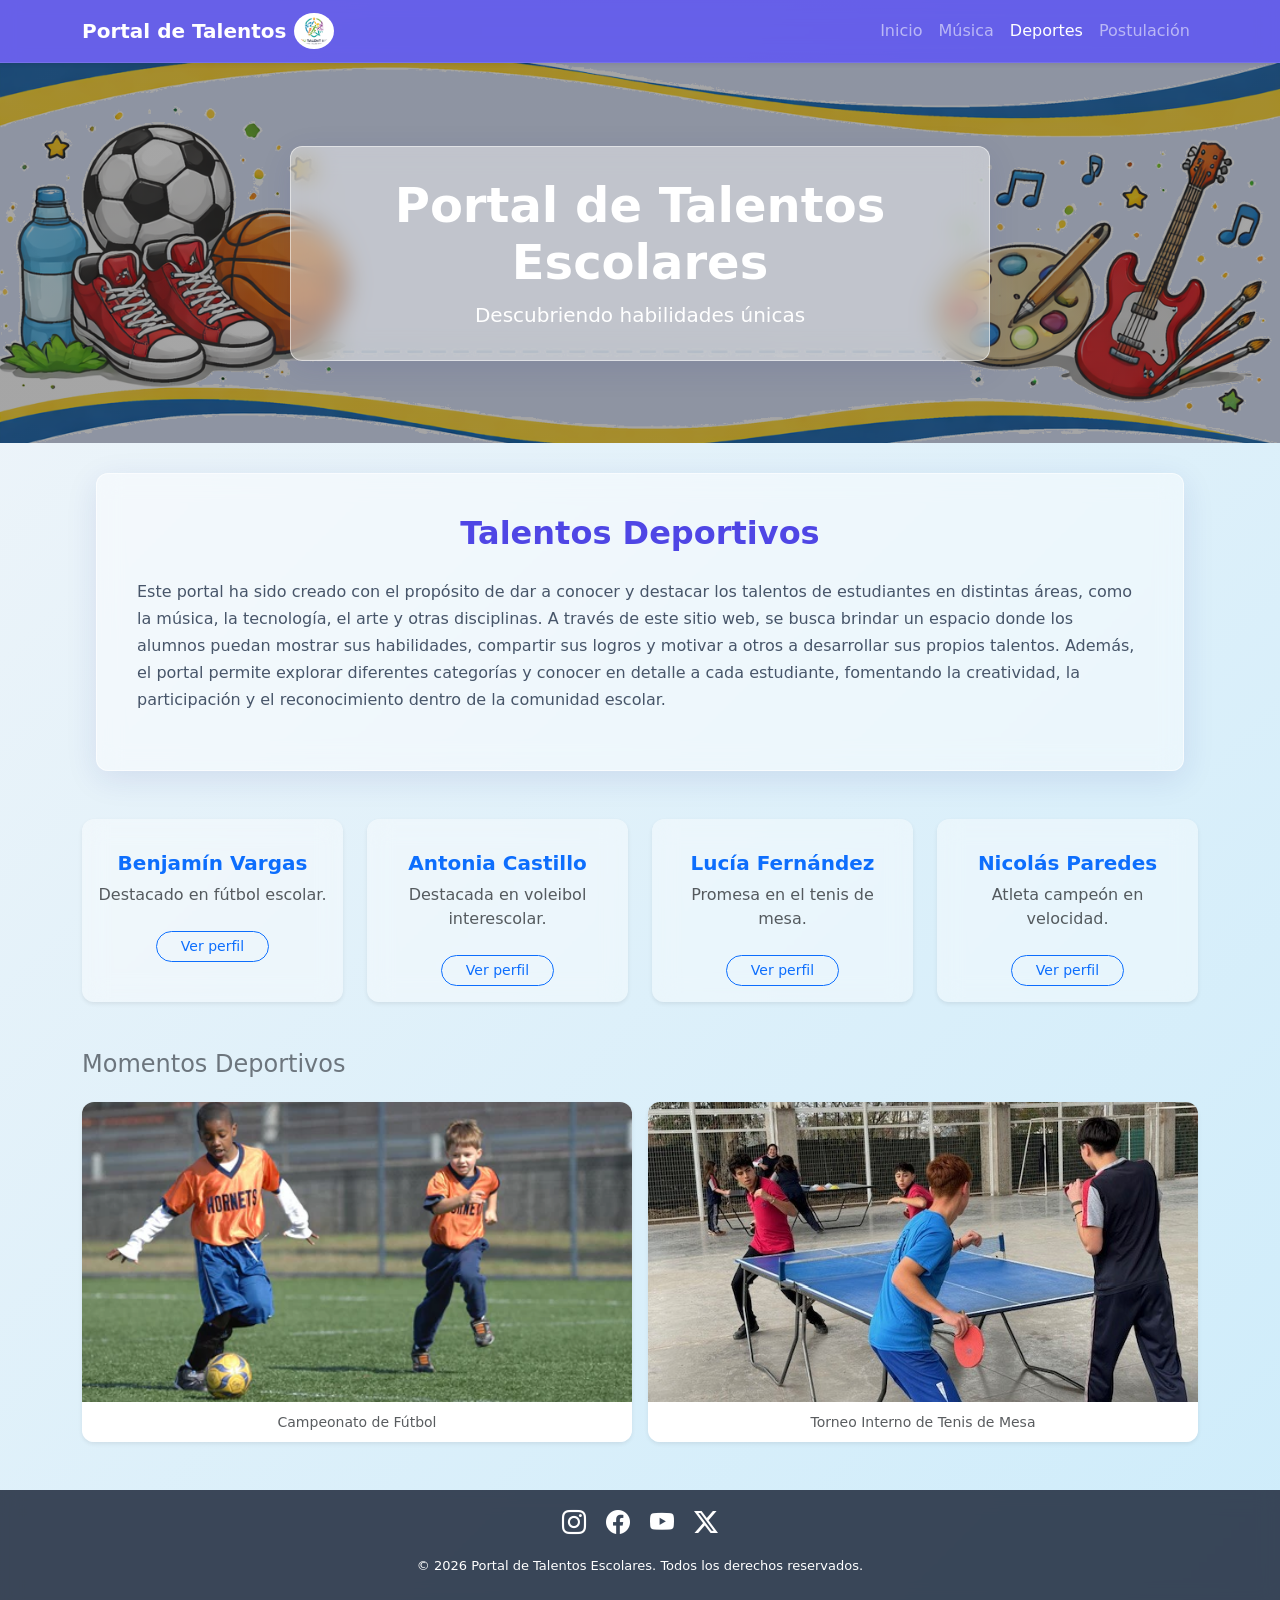
<file: html/Deportes.html>
﻿<!DOCTYPE html>
<html lang="es">

<head>
  <link rel="icon" type="image/x-icon" href="../img/icono.ico">
  <meta charset="UTF-8">
  <meta name="viewport" content="width=device-width, initial-scale=1.0">
  <meta name="author" content="Germán Aravena">
  <meta name="description" content="Página que muestra los talentos escolares de los estudiantes del colegio.">
  <title>Portal de Talentos Escolares</title>
    <link rel="stylesheet" href="https://cdn.jsdelivr.net/npm/bootstrap-icons@1.11.3/font/bootstrap-icons.min.css">
  <!-- Tipografía de Google Fonts (Inter) -->
    <link href="https://fonts.googleapis.com/css2?family=Inter:wght@400;600;700&display=swap" rel="stylesheet">
    <link rel="stylesheet" href="../css/style.css">
  <link rel="stylesheet" href="../css/styleBootstrap.css">
  <link href="https://cdn.jsdelivr.net/npm/bootstrap@5.3.8/dist/css/bootstrap.min.css" rel="stylesheet"
    integrity="sha384-sRIl4kxILFvY47J16cr9ZwB07vP4J8+LH7qKQnuqkuIAvNWLzeN8tE5YBujZqJLB" crossorigin="anonymous">
  <script src="https://cdn.jsdelivr.net/npm/bootstrap@5.3.8/dist/js/bootstrap.bundle.min.js"
    integrity="sha384-FKyoEForCGlyvwx9Hj09JcYn3nv7wiPVlz7YYwJrWVcXK/BmnVDxM+D2scQbITxI"
    crossorigin="anonymous"></script>
</head>


<body>

  <header>
    <nav class="navbar navbar-expand-lg navbar-dark glass-nav shadow-sm">
      <div class="container">
        <a class="navbar-brand fw-bold d-flex align-items-center" href="../index.html">
          Portal de Talentos
          <img src="../img/logo.png" alt="Logo" width="40" class="ms-2 rounded-circle bg-white p-1">
        </a>
        <button class="navbar-toggler" type="button" data-bs-toggle="collapse" data-bs-target="#menuPrincipal">
          <span class="navbar-toggler-icon"></span>
        </button>

        <div class="collapse navbar-collapse" id="menuPrincipal">
          <ul class="navbar-nav ms-auto">
            <li class="nav-item"><a class="nav-link" href="../index.html">Inicio</a></li>
            <li class="nav-item"><a class="nav-link" href="../html/Musica.html">Música</a></li>
            <li class="nav-item"><a class="nav-link active" href="../html/Deportes.html">Deportes</a></li>
            <li class="nav-item"><a class="nav-link" href="../html/FormularioPostulacion.html">Postulación</a></li>
          </ul>
        </div>
      </div>
    </nav>

    <section class="hero-banner text-white text-center d-flex align-items-center">
      <div class="container">
        <div class="hero-box mx-auto">
          <h1 class="display-5 fw-bold">Portal de Talentos Escolares</h1>
          <p class="lead mb-0">Descubriendo habilidades únicas</p>
        </div>
      </div>
    </section>
  </header>


  <section class="contenido-principal">
    <h3>Talentos Deportivos</h3>
    <div>
      <p>Este portal ha sido creado con el propósito de dar a conocer y destacar los talentos de estudiantes en
        distintas áreas, como la música, la tecnología, el arte y otras disciplinas. A través de este sitio web, se
        busca brindar un espacio donde los alumnos puedan mostrar sus habilidades, compartir sus logros y motivar a
        otros a desarrollar sus propios talentos. Además, el portal permite explorar diferentes categorías y conocer en
        detalle a cada estudiante, fomentando la creatividad, la participación y el reconocimiento dentro de la
        comunidad escolar.</p>
    </div>
  </section>

  <div class="container my-5">
    <div class="row g-4">
      <div class="col-md-3">
        <div class="card h-100 shadow-sm border-0">
          <div class="card-body text-center mt-3">
            <h5 class="card-title fw-bold text-primary">Benjamín Vargas</h5>
            <p class="card-text text-muted mb-4">Destacado en fútbol escolar.</p>
            <a href="../html/Talentos/BenjaminVargas.html" class="btn btn-outline-primary btn-sm px-4 rounded-pill">Ver perfil</a>
          </div>
        </div>
      </div>
      
      <div class="col-md-3">
        <div class="card h-100 shadow-sm border-0">
          <div class="card-body text-center mt-3">
            <h5 class="card-title fw-bold text-primary">Antonia Castillo</h5>
            <p class="card-text text-muted mb-4">Destacada en voleibol interescolar.</p>
            <a href="../html/Talentos/AntoniaCastillo.html" class="btn btn-outline-primary btn-sm px-4 rounded-pill">Ver perfil</a>
          </div>
        </div>
      </div>
      
      <div class="col-md-3">
        <div class="card h-100 shadow-sm border-0">
          <div class="card-body text-center mt-3">
            <h5 class="card-title fw-bold text-primary">Lucía Fernández</h5>
            <p class="card-text text-muted mb-4">Promesa en el tenis de mesa.</p>
            <a href="../html/Talentos/LuciaFernandez.html" class="btn btn-outline-primary btn-sm px-4 rounded-pill">Ver perfil</a>
          </div>
        </div>
      </div>
      
      <div class="col-md-3">
        <div class="card h-100 shadow-sm border-0">
          <div class="card-body text-center mt-3">
            <h5 class="card-title fw-bold text-primary">Nicolás Paredes</h5>
            <p class="card-text text-muted mb-4">Atleta campeón en velocidad.</p>
            <a href="../html/Talentos/NicolasParedes.html" class="btn btn-outline-primary btn-sm px-4 rounded-pill">Ver perfil</a>
          </div>
        </div>
      </div>
    </div>
    
    <h4 class="mt-5 mb-4 text-secondary">Momentos Deportivos</h4>
    <div class="row g-3">
      <div class="col-md-6">
        <div class="card border-0 overflow-hidden shadow-sm">
          <img src="../img/jugando futbol.webp" class="card-img-top" alt="Estudiantes jugando fútbol" style="object-fit: cover; height: 300px;">
          <div class="card-footer bg-white border-0 text-center"><small class="text-muted">Campeonato de Fútbol</small></div>
        </div>
      </div>
      <div class="col-md-6">
        <div class="card border-0 overflow-hidden shadow-sm">
          <img src="../img/pinpon.jpg" class="card-img-top" alt="Estudiantes jugando ping-pong" style="object-fit: cover; height: 300px;">
          <div class="card-footer bg-white border-0 text-center"><small class="text-muted">Torneo Interno de Tenis de Mesa</small></div>
        </div>
      </div>
    </div>
  </div>


  <footer>
    <div class="redes-sociales">
        <a href="#" title="Instagram Oficial" class="social-icon"><i class="bi bi-instagram"></i></a>
        <a href="#" title="Facebook Comunidad Escolar" class="social-icon"><i class="bi bi-facebook"></i></a>
        <a href="#" title="YouTube Presentaciones" class="social-icon"><i class="bi bi-youtube"></i></a>
        <a href="#" title="Twitter Noticias" class="social-icon"><i class="bi bi-twitter-x"></i></a>
    </div>
    <p>&copy; 2026 Portal de Talentos Escolares. Todos los derechos reservados.</p>
</footer>
</body>

</html>
</file>
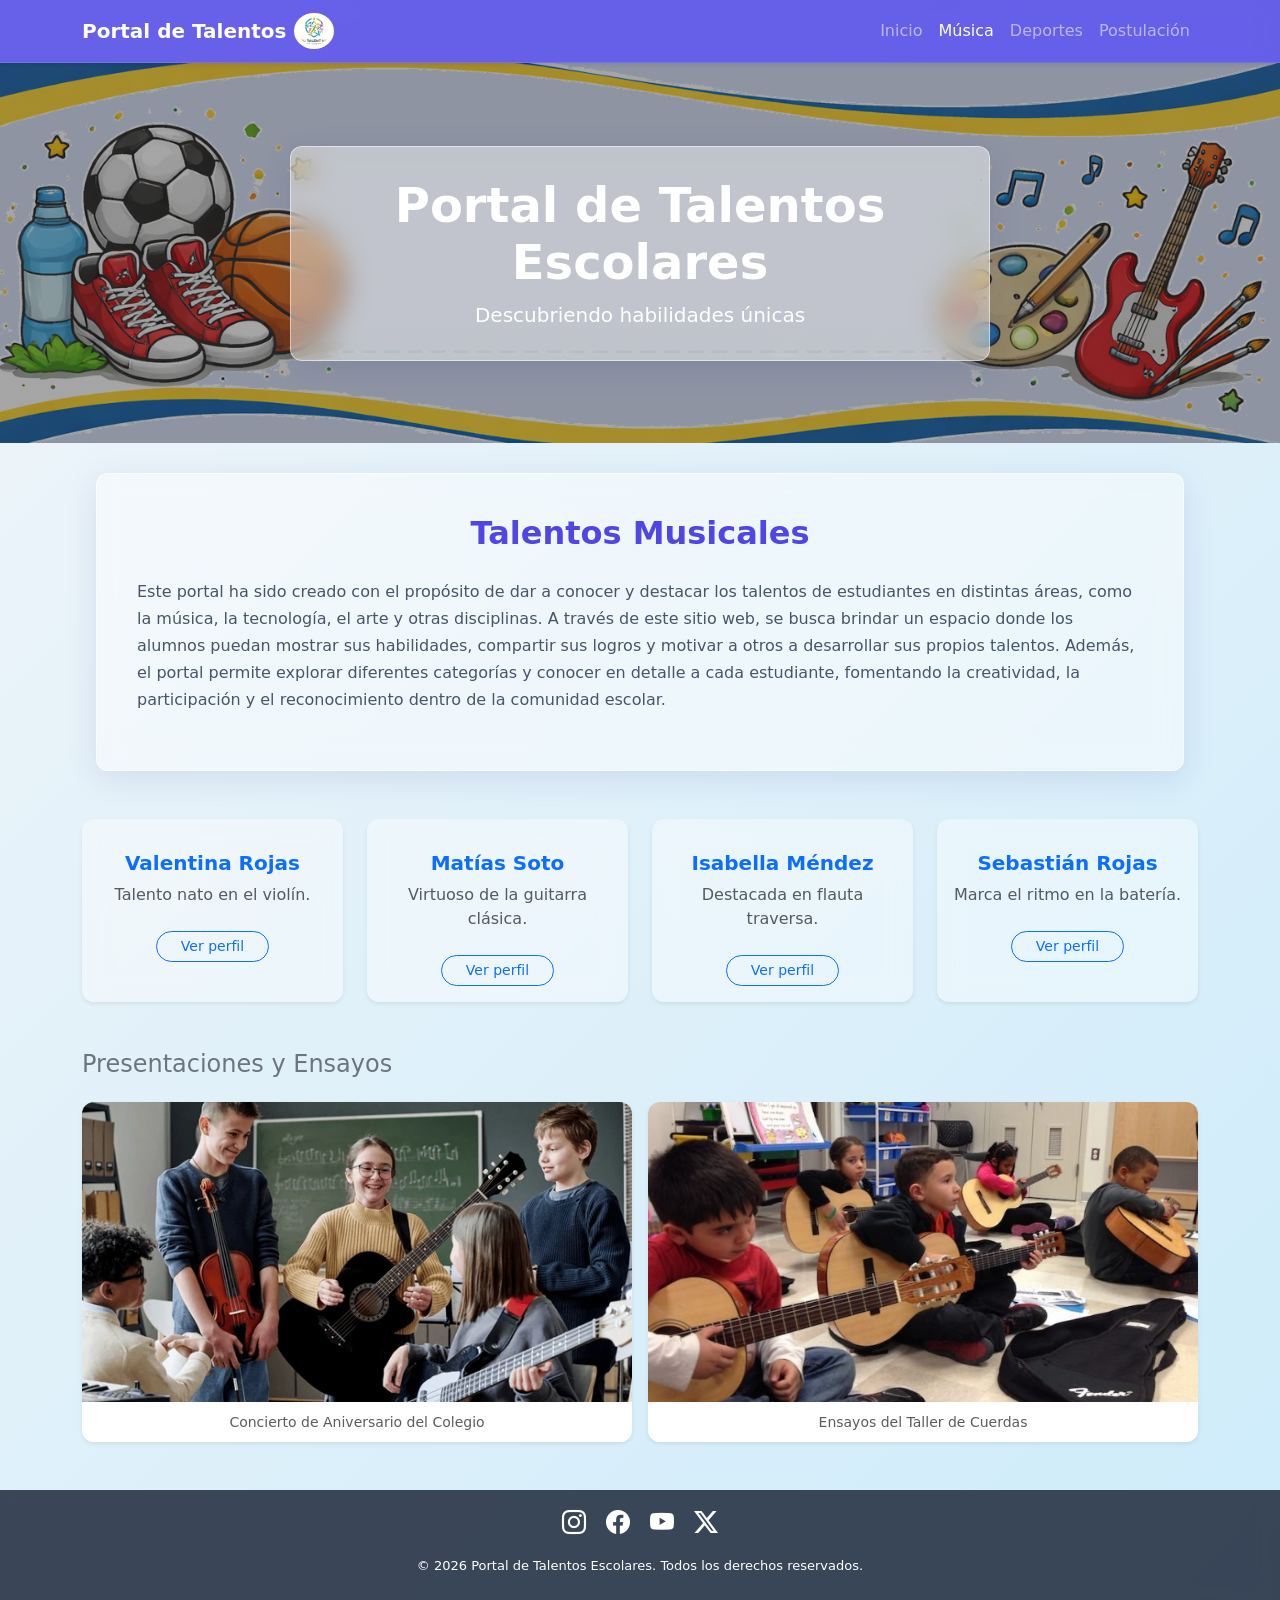
<file: html/Musica.html>
﻿<!DOCTYPE html>
<html lang="es">

<head>
    <link rel="icon" type="image/x-icon" href="../img/icono.ico">
    <meta charset="UTF-8">
    <meta name="viewport" content="width=device-width, initial-scale=1.0">
    <meta name="author" content="Germán Aravena">
    <meta name="description" content="Página que muestra los talentos escolares de los estudiantes del colegio.">
    <title>Portal de Talentos Escolares</title>
    <link rel="stylesheet" href="https://cdn.jsdelivr.net/npm/bootstrap-icons@1.11.3/font/bootstrap-icons.min.css">
    <!-- Tipografía de Google Fonts (Inter) -->
    <link href="https://fonts.googleapis.com/css2?family=Inter:wght@400;600;700&display=swap" rel="stylesheet">
    <link rel="stylesheet" href="../css/style.css">
    <link rel="stylesheet" href="../css/styleBootstrap.css">
    <link href="https://cdn.jsdelivr.net/npm/bootstrap@5.3.8/dist/css/bootstrap.min.css" rel="stylesheet"
        integrity="sha384-sRIl4kxILFvY47J16cr9ZwB07vP4J8+LH7qKQnuqkuIAvNWLzeN8tE5YBujZqJLB" crossorigin="anonymous">
    <script src="https://cdn.jsdelivr.net/npm/bootstrap@5.3.8/dist/js/bootstrap.bundle.min.js"
        integrity="sha384-FKyoEForCGlyvwx9Hj09JcYn3nv7wiPVlz7YYwJrWVcXK/BmnVDxM+D2scQbITxI"
        crossorigin="anonymous"></script>
</head>



<body>

    <header>
        <nav class="navbar navbar-expand-lg navbar-dark glass-nav shadow-sm">
            <div class="container">
                <a class="navbar-brand fw-bold d-flex align-items-center" href="../index.html">
          Portal de Talentos
          <img src="../img/logo.png" alt="Logo" width="40" class="ms-2 rounded-circle bg-white p-1">
        </a>
                <button class="navbar-toggler" type="button" data-bs-toggle="collapse" data-bs-target="#menuPrincipal">
                    <span class="navbar-toggler-icon"></span>
                </button>

                <div class="collapse navbar-collapse" id="menuPrincipal">
                    <ul class="navbar-nav ms-auto">
                        <li class="nav-item"><a class="nav-link" href="../index.html">Inicio</a></li>
                        <li class="nav-item"><a class="nav-link active" href="../html/Musica.html">Música</a></li>
                        <li class="nav-item"><a class="nav-link" href="../html/Deportes.html">Deportes</a></li>
                        <li class="nav-item"><a class="nav-link" href="../html/FormularioPostulacion.html">Postulación</a></li>
                    </ul>
                </div>
            </div>
        </nav>

        <section class="hero-banner text-white text-center d-flex align-items-center">
            <div class="container">
                <div class="hero-box mx-auto">
                    <h1 class="display-5 fw-bold">Portal de Talentos Escolares</h1>
                    <p class="lead mb-0">Descubriendo habilidades únicas</p>
                </div>
            </div>
        </section>
    </header>


    <section class="contenido-principal">
        <h3>Talentos Musicales</h3>
        <div>
            <p>Este portal ha sido creado con el propósito de dar a conocer y destacar los talentos de estudiantes en
                distintas áreas, como la música, la tecnología, el arte y otras disciplinas. A través de este sitio web,
                se busca brindar un espacio donde los alumnos puedan mostrar sus habilidades, compartir sus logros y
                motivar a otros a desarrollar sus propios talentos. Además, el portal permite explorar diferentes
                categorías y conocer en detalle a cada estudiante, fomentando la creatividad, la participación y el
                reconocimiento dentro de la comunidad escolar.</p>
        </div>
    </section>

    <div class="container my-5">
        <div class="row g-4">
            <div class="col-md-3">
                <div class="card h-100 shadow-sm border-0">
                    <div class="card-body text-center mt-3">
                        <h5 class="card-title fw-bold text-primary">Valentina Rojas</h5>
                        <p class="card-text text-muted mb-4">Talento nato en el violín.</p>
                        <a href="../html/Talentos/ValentinaRojas.html" class="btn btn-outline-primary btn-sm px-4 rounded-pill">Ver perfil</a>
                    </div>
                </div>
            </div>
            
            <div class="col-md-3">
                <div class="card h-100 shadow-sm border-0">
                    <div class="card-body text-center mt-3">
                        <h5 class="card-title fw-bold text-primary">Matías Soto</h5>
                        <p class="card-text text-muted mb-4">Virtuoso de la guitarra clásica.</p>
                        <a href="../html/Talentos/MatiasSoto.html" class="btn btn-outline-primary btn-sm px-4 rounded-pill">Ver perfil</a>
                    </div>
                </div>
            </div>
            
            <div class="col-md-3">
                <div class="card h-100 shadow-sm border-0">
                    <div class="card-body text-center mt-3">
                        <h5 class="card-title fw-bold text-primary">Isabella Méndez</h5>
                        <p class="card-text text-muted mb-4">Destacada en flauta traversa.</p>
                        <a href="../html/Talentos/IsabellaMendez.html" class="btn btn-outline-primary btn-sm px-4 rounded-pill">Ver perfil</a>
                    </div>
                </div>
            </div>
            
            <div class="col-md-3">
                <div class="card h-100 shadow-sm border-0">
                    <div class="card-body text-center mt-3">
                        <h5 class="card-title fw-bold text-primary">Sebastián Rojas</h5>
                        <p class="card-text text-muted mb-4">Marca el ritmo en la batería.</p>
                        <a href="../html/Talentos/SebastianRojas.html" class="btn btn-outline-primary btn-sm px-4 rounded-pill">Ver perfil</a>
                    </div>
                </div>
            </div>
        </div>
        
        <h4 class="mt-5 mb-4 text-secondary">Presentaciones y Ensayos</h4>
        <div class="row g-3">
            <div class="col-md-6">
                <div class="card border-0 overflow-hidden shadow-sm">
                    <img src="../img/jovenes-musica.webp" class="card-img-top" alt="Estudiantes en el escenario" style="object-fit: cover; height: 300px;">
                    <div class="card-footer bg-white border-0 text-center"><small class="text-muted">Concierto de Aniversario del Colegio</small></div>
                </div>
            </div>
            <div class="col-md-6">
                <div class="card border-0 overflow-hidden shadow-sm">
                    <img src="../img/tocando guitarra.jpg" class="card-img-top" alt="Estudiante tocando guitarra" style="object-fit: cover; height: 300px;">
                    <div class="card-footer bg-white border-0 text-center"><small class="text-muted">Ensayos del Taller de Cuerdas</small></div>
                </div>
            </div>
        </div>
    </div>

    <footer>
    <div class="redes-sociales">
        <a href="#" title="Instagram Oficial" class="social-icon"><i class="bi bi-instagram"></i></a>
        <a href="#" title="Facebook Comunidad Escolar" class="social-icon"><i class="bi bi-facebook"></i></a>
        <a href="#" title="YouTube Presentaciones" class="social-icon"><i class="bi bi-youtube"></i></a>
        <a href="#" title="Twitter Noticias" class="social-icon"><i class="bi bi-twitter-x"></i></a>
    </div>
    <p>&copy; 2026 Portal de Talentos Escolares. Todos los derechos reservados.</p>
</footer>
</body>

</html>
</file>
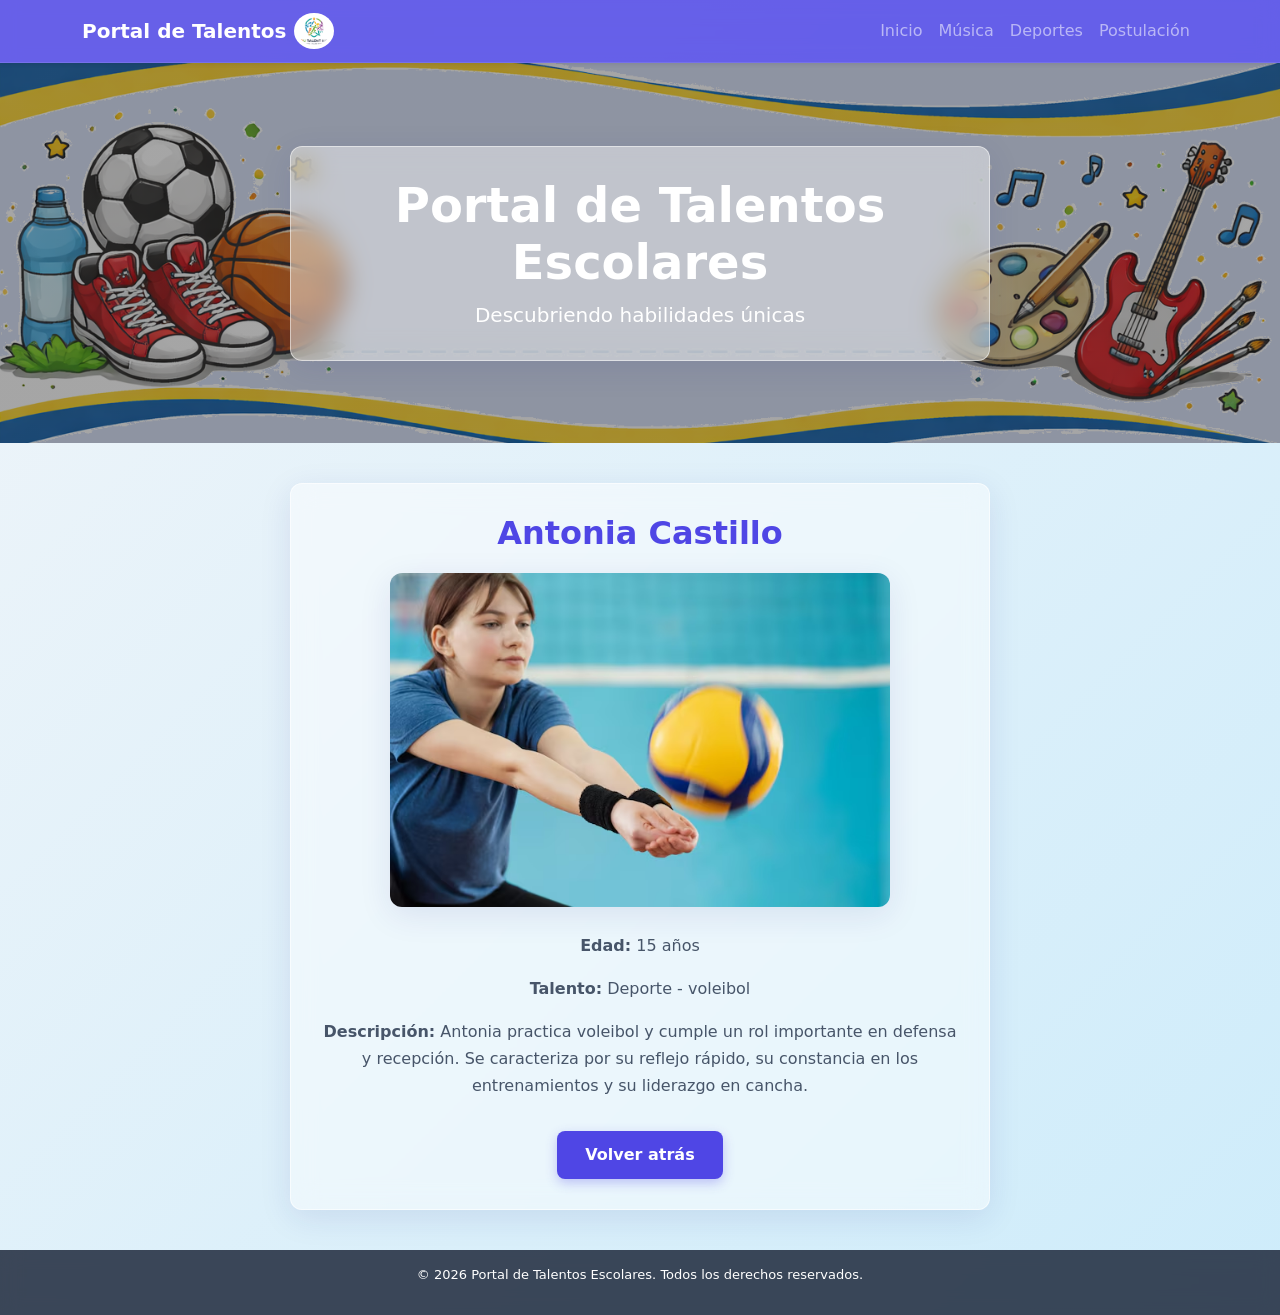
<file: html/Talentos/AntoniaCastillo.html>
<!DOCTYPE html>
<html lang="es">

<head>
  <link rel="icon" type="image/x-icon" href="../../img/icono.ico">
  <meta charset="UTF-8">
  <meta name="viewport" content="width=device-width, initial-scale=1.0">
  <meta name="author" content="Germán Aravena">
  <meta name="description"
    content="Página del talento escolar Antonia Castillo en la disciplina de Deportes (voleibol).">
  <title>Portal de Talentos Escolares</title>
  <link rel="stylesheet" href="../../css/style.css">
  <link rel="stylesheet" href="../../css/styleBootstrap.css">
  <link href="https://cdn.jsdelivr.net/npm/bootstrap@5.3.8/dist/css/bootstrap.min.css" rel="stylesheet"
    integrity="sha384-sRIl4kxILFvY47J16cr9ZwB07vP4J8+LH7qKQnuqkuIAvNWLzeN8tE5YBujZqJLB" crossorigin="anonymous">
  <script src="https://cdn.jsdelivr.net/npm/bootstrap@5.3.8/dist/js/bootstrap.bundle.min.js"
    integrity="sha384-FKyoEForCGlyvwx9Hj09JcYn3nv7wiPVlz7YYwJrWVcXK/BmnVDxM+D2scQbITxI"
    crossorigin="anonymous"></script>
</head>

<body>
  <header>
    <nav class="navbar navbar-expand-lg navbar-dark glass-nav shadow-sm">
      <div class="container">
        <a class="navbar-brand fw-bold d-flex align-items-center" href="../../index.html">
          Portal de Talentos
          <img src="../../img/logo.png" alt="Logo" width="40" class="ms-2 rounded-circle bg-white p-1">
        </a>
        <button class="navbar-toggler" type="button" data-bs-toggle="collapse" data-bs-target="#menuPrincipal">
          <span class="navbar-toggler-icon"></span>
        </button>

        <div class="collapse navbar-collapse" id="menuPrincipal">
          <ul class="navbar-nav ms-auto">
            <li class="nav-item"><a class="nav-link" href="../../index.html">Inicio</a></li>
            <li class="nav-item"><a class="nav-link" href="../../html/Musica.html">Música</a></li>
            <li class="nav-item"><a class="nav-link" href="../../html/Deportes.html">Deportes</a></li>
            <li class="nav-item"><a class="nav-link" href="../../html/FormularioPostulacion.html">Postulación</a></li>
          </ul>
        </div>
      </div>
    </nav>

    <section class="hero-banner text-white text-center d-flex align-items-center">
      <div class="container">
        <div class="hero-box mx-auto">
          <h1 class="display-5 fw-bold">Portal de Talentos Escolares</h1>
          <p class="lead mb-0">Descubriendo habilidades únicas</p>
        </div>
      </div>
    </section>
  </header>

  <section class="ficha">
    <h2>Antonia Castillo</h2>
    <img src="../../img/antoniacastillo.avif" alt="Antonia Castillo">
    <p><strong>Edad:</strong> 15 años</p>
    <p><strong>Talento:</strong> Deporte - voleibol</p>
    <p><strong>Descripción:</strong> Antonia practica voleibol y cumple un rol importante en defensa y recepción. Se
      caracteriza por su reflejo rápido, su constancia en los entrenamientos y su liderazgo en cancha.</p>
    <a href="../Deportes.html">Volver atrás</a>
  </section>

  <footer>
    <p>&copy; 2026 Portal de Talentos Escolares. Todos los derechos reservados.</p>
  </footer>
</body>

</html>
</file>
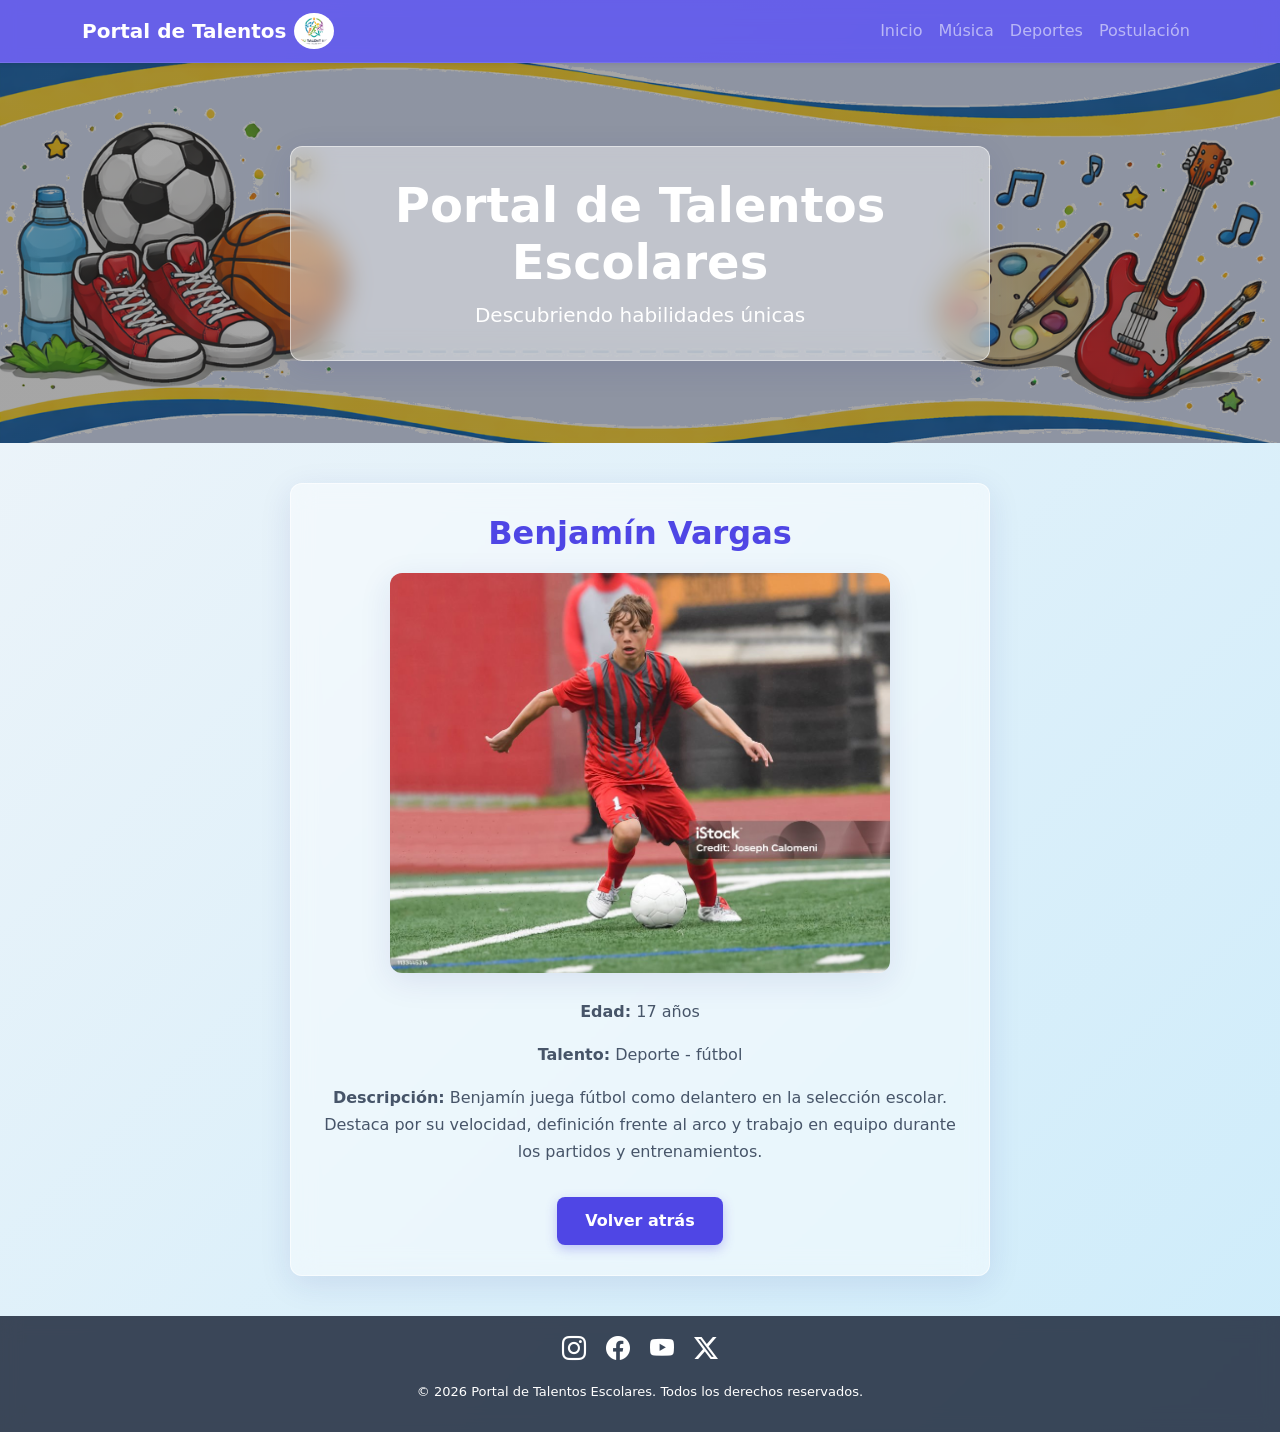
<file: html/Talentos/BenjaminVargas.html>
﻿<!DOCTYPE html>
<html lang="es">

<head>
  <link rel="icon" type="image/x-icon" href="../../img/icono.ico">
  <meta charset="UTF-8">
  <meta name="viewport" content="width=device-width, initial-scale=1.0">
  <meta name="author" content="Germán Aravena">
  <meta name="description" content="Página del talento escolar Benjamín Vargas en la disciplina de Deportes (fútbol).">
  <title>Portal de Talentos Escolares</title>
    <link rel="stylesheet" href="https://cdn.jsdelivr.net/npm/bootstrap-icons@1.11.3/font/bootstrap-icons.min.css">
  <link rel="stylesheet" href="../../css/style.css">
  <link rel="stylesheet" href="../../css/styleBootstrap.css">
  <link href="https://cdn.jsdelivr.net/npm/bootstrap@5.3.8/dist/css/bootstrap.min.css" rel="stylesheet"
    integrity="sha384-sRIl4kxILFvY47J16cr9ZwB07vP4J8+LH7qKQnuqkuIAvNWLzeN8tE5YBujZqJLB" crossorigin="anonymous">
  <script src="https://cdn.jsdelivr.net/npm/bootstrap@5.3.8/dist/js/bootstrap.bundle.min.js"
    integrity="sha384-FKyoEForCGlyvwx9Hj09JcYn3nv7wiPVlz7YYwJrWVcXK/BmnVDxM+D2scQbITxI"
    crossorigin="anonymous"></script>
</head>

<body>
  <header>
    <nav class="navbar navbar-expand-lg navbar-dark glass-nav shadow-sm">
      <div class="container">
        <a class="navbar-brand fw-bold d-flex align-items-center" href="../../index.html">
          Portal de Talentos
          <img src="../../img/logo.png" alt="Logo" width="40" class="ms-2 rounded-circle bg-white p-1">
        </a>
        <button class="navbar-toggler" type="button" data-bs-toggle="collapse" data-bs-target="#menuPrincipal">
          <span class="navbar-toggler-icon"></span>
        </button>

        <div class="collapse navbar-collapse" id="menuPrincipal">
          <ul class="navbar-nav ms-auto">
            <li class="nav-item"><a class="nav-link" href="../../index.html">Inicio</a></li>
            <li class="nav-item"><a class="nav-link" href="../../html/Musica.html">Música</a></li>
            <li class="nav-item"><a class="nav-link" href="../../html/Deportes.html">Deportes</a></li>
            <li class="nav-item"><a class="nav-link" href="../../html/FormularioPostulacion.html">Postulación</a></li>
          </ul>
        </div>
      </div>
    </nav>

    <section class="hero-banner text-white text-center d-flex align-items-center">
      <div class="container">
        <div class="hero-box mx-auto">
          <h1 class="display-5 fw-bold">Portal de Talentos Escolares</h1>
          <p class="lead mb-0">Descubriendo habilidades únicas</p>
        </div>
      </div>
    </section>
  </header>

  <section class="ficha">
    <h2>Benjamín Vargas</h2>
    <img src="../../img/benjaminvargas.jpg" alt="Benjamín Vargas">
    <p><strong>Edad:</strong> 17 años</p>
    <p><strong>Talento:</strong> Deporte - fútbol</p>
    <p><strong>Descripción:</strong> Benjamín juega fútbol como delantero en la selección escolar. Destaca por su
      velocidad, definición frente al arco y trabajo en equipo durante los partidos y entrenamientos.</p>
    <a href="../Deportes.html">Volver atrás</a>
  </section>

  <footer>
    <div class="redes-sociales">
        <a href="#" title="Instagram Oficial" class="social-icon"><i class="bi bi-instagram"></i></a>
        <a href="#" title="Facebook Comunidad Escolar" class="social-icon"><i class="bi bi-facebook"></i></a>
        <a href="#" title="YouTube Presentaciones" class="social-icon"><i class="bi bi-youtube"></i></a>
        <a href="#" title="Twitter Noticias" class="social-icon"><i class="bi bi-twitter-x"></i></a>
    </div>
    <p>&copy; 2026 Portal de Talentos Escolares. Todos los derechos reservados.</p>
</footer>
</body>

</html>
</file>
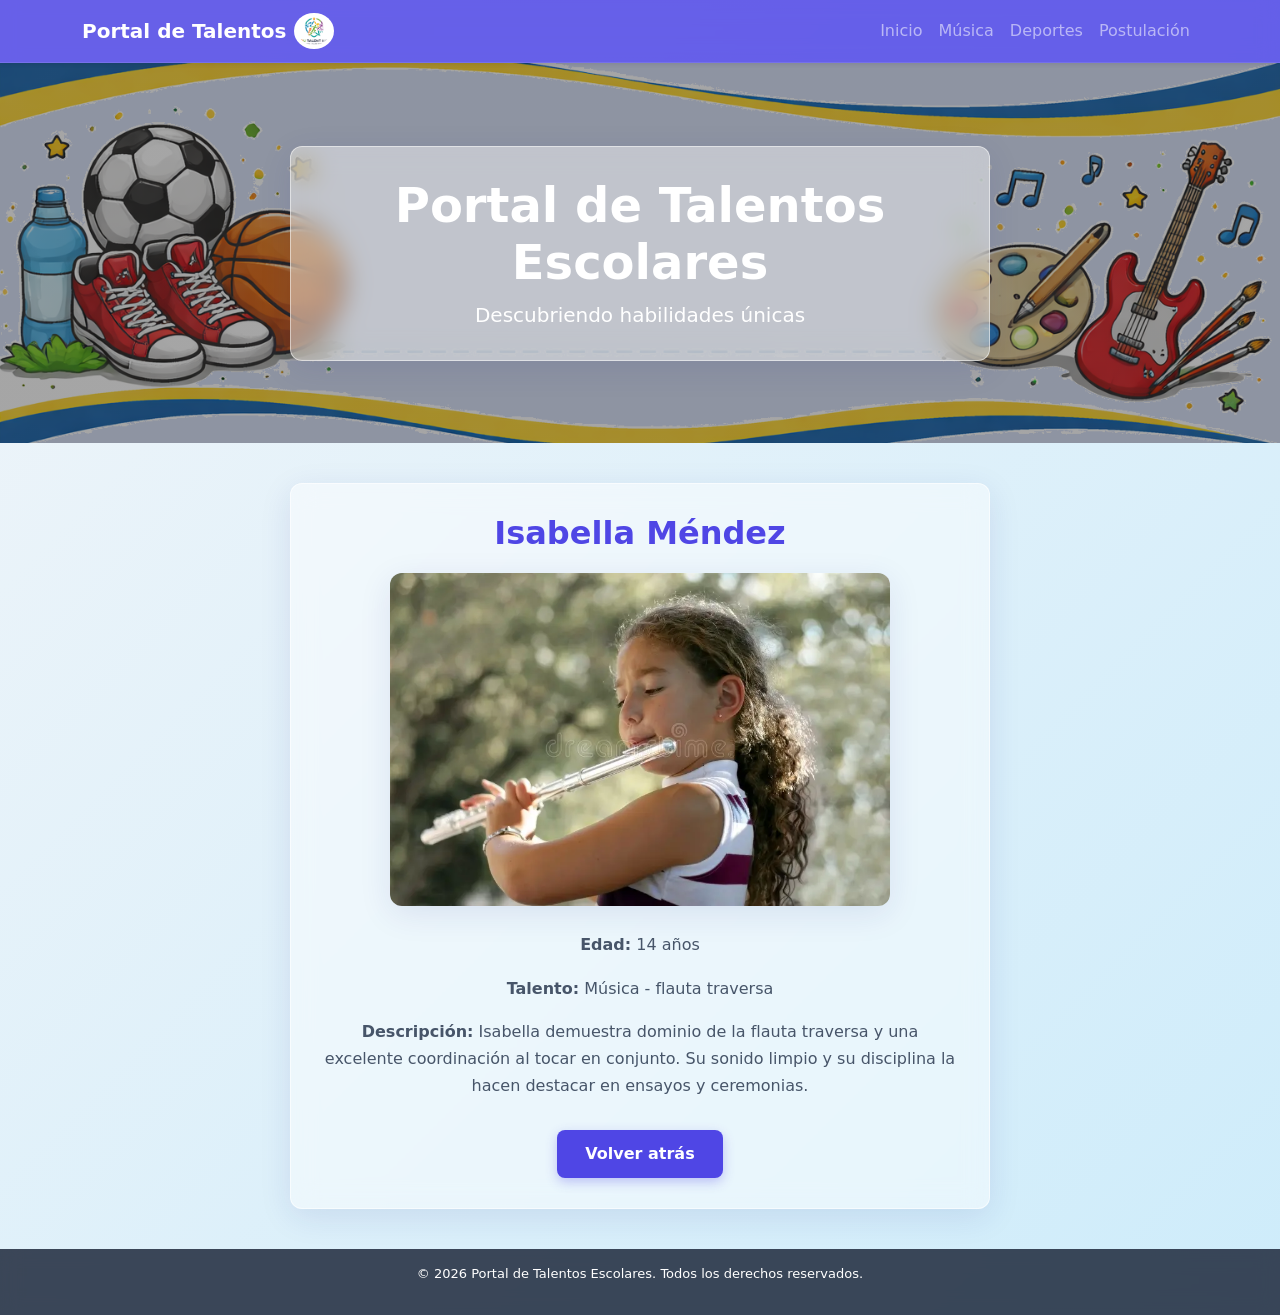
<file: html/Talentos/IsabellaMendez.html>
<!DOCTYPE html>
<html lang="es">

<head>
  <link rel="icon" type="image/x-icon" href="../../img/icono.ico">
  <meta charset="UTF-8">
  <meta name="viewport" content="width=device-width, initial-scale=1.0">
  <meta name="author" content="Germán Aravena">
  <meta name="description"
    content="Página del talento escolar Isabella Méndez en la disciplina de Música (flauta traversa).">
  <title>Portal de Talentos Escolares</title>
  <link rel="stylesheet" href="../../css/style.css">
  <link rel="stylesheet" href="../../css/styleBootstrap.css">
  <link href="https://cdn.jsdelivr.net/npm/bootstrap@5.3.8/dist/css/bootstrap.min.css" rel="stylesheet"
    integrity="sha384-sRIl4kxILFvY47J16cr9ZwB07vP4J8+LH7qKQnuqkuIAvNWLzeN8tE5YBujZqJLB" crossorigin="anonymous">
  <script src="https://cdn.jsdelivr.net/npm/bootstrap@5.3.8/dist/js/bootstrap.bundle.min.js"
    integrity="sha384-FKyoEForCGlyvwx9Hj09JcYn3nv7wiPVlz7YYwJrWVcXK/BmnVDxM+D2scQbITxI"
    crossorigin="anonymous"></script>
</head>

<body>
  <header>
    <nav class="navbar navbar-expand-lg navbar-dark glass-nav shadow-sm">
      <div class="container">
        <a class="navbar-brand fw-bold d-flex align-items-center" href="../../index.html">
          Portal de Talentos
          <img src="../../img/logo.png" alt="Logo" width="40" class="ms-2 rounded-circle bg-white p-1">
        </a>
        <button class="navbar-toggler" type="button" data-bs-toggle="collapse" data-bs-target="#menuPrincipal">
          <span class="navbar-toggler-icon"></span>
        </button>

        <div class="collapse navbar-collapse" id="menuPrincipal">
          <ul class="navbar-nav ms-auto">
            <li class="nav-item"><a class="nav-link" href="../../index.html">Inicio</a></li>
            <li class="nav-item"><a class="nav-link" href="../../html/Musica.html">Música</a></li>
            <li class="nav-item"><a class="nav-link" href="../../html/Deportes.html">Deportes</a></li>
            <li class="nav-item"><a class="nav-link" href="../../html/FormularioPostulacion.html">Postulación</a></li>
          </ul>
        </div>
      </div>
    </nav>

    <section class="hero-banner text-white text-center d-flex align-items-center">
      <div class="container">
        <div class="hero-box mx-auto">
          <h1 class="display-5 fw-bold">Portal de Talentos Escolares</h1>
          <p class="lead mb-0">Descubriendo habilidades únicas</p>
        </div>
      </div>
    </section>
  </header>

  <section class="ficha">
    <h2>Isabella Méndez</h2>
    <img src="../../img/isabellamendez.webp" alt="Isabella Méndez">
    <p><strong>Edad:</strong> 14 años</p>
    <p><strong>Talento:</strong> Música - flauta traversa</p>
    <p><strong>Descripción:</strong> Isabella demuestra dominio de la flauta traversa y una excelente coordinación al
      tocar en conjunto. Su sonido limpio y su disciplina la hacen destacar en ensayos y ceremonias.</p>
    <a href="../Musica.html">Volver atrás</a>
  </section>

  <footer>
    <p>&copy; 2026 Portal de Talentos Escolares. Todos los derechos reservados.</p>
  </footer>
</body>

</html>
</file>
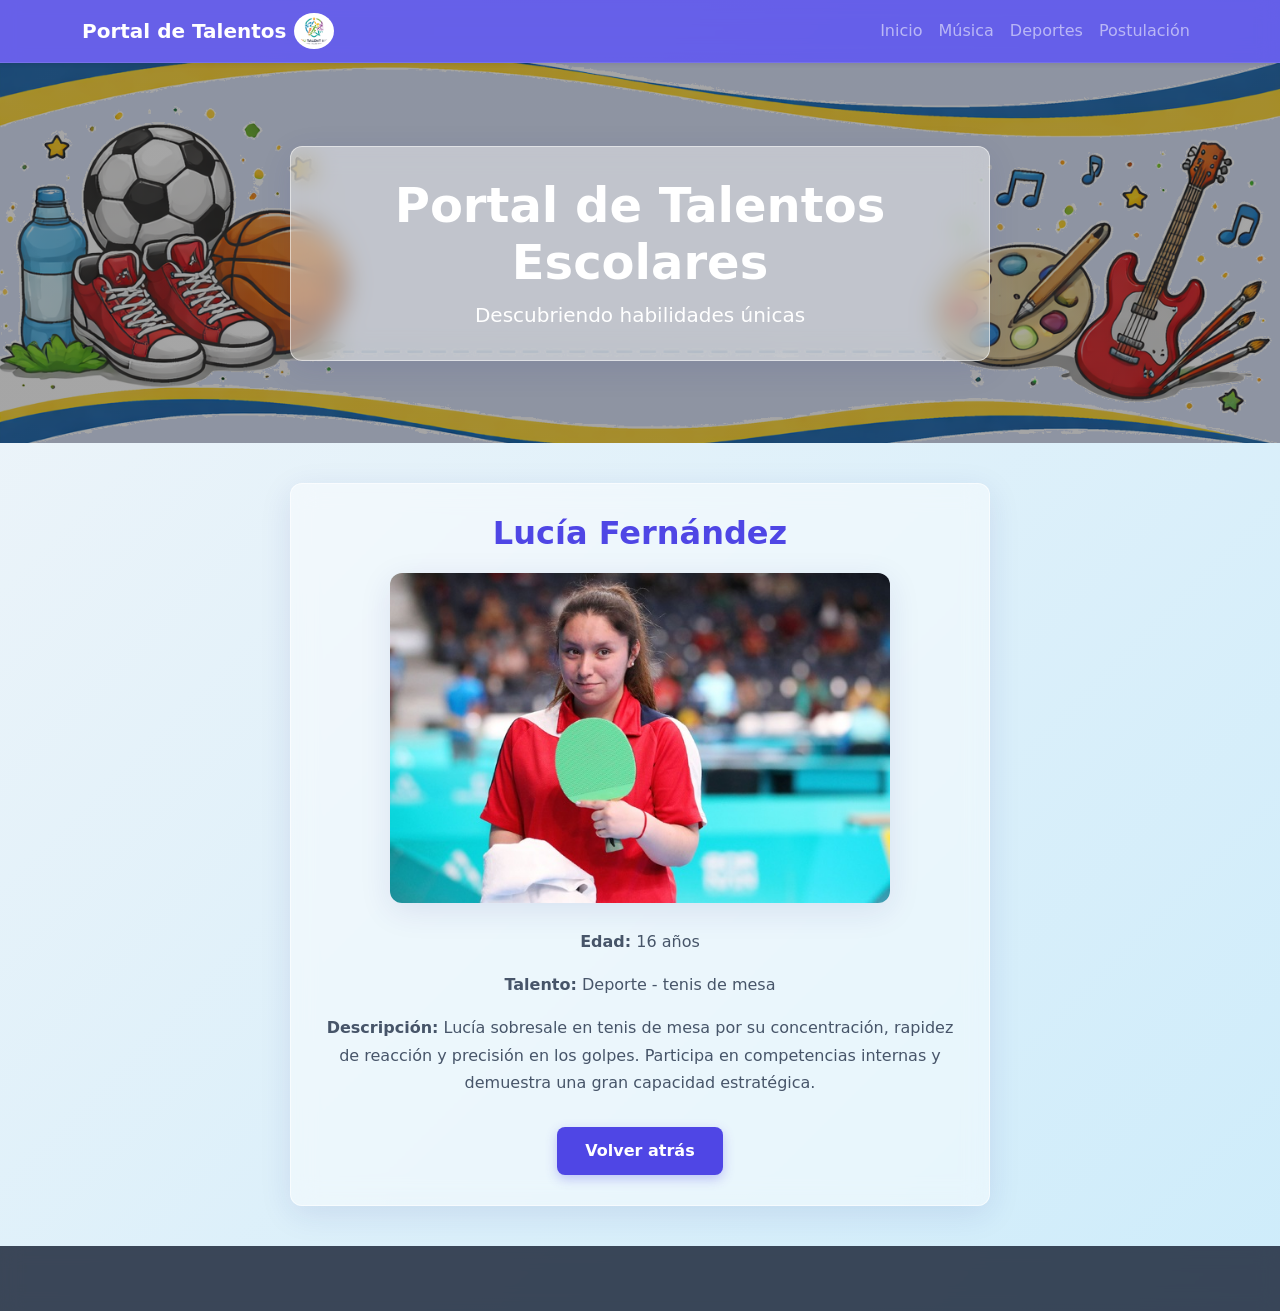
<file: html/Talentos/LuciaFernandez.html>
<!DOCTYPE html>
<html lang="es">

<head>
  <link rel="icon" type="image/x-icon" href="../../img/icono.ico">
  <meta charset="UTF-8">
  <meta name="viewport" content="width=device-width, initial-scale=1.0">
  <meta name="author" content="Germán Aravena">
  <meta name="description"
    content="Página del talento escolar Lucía Fernández en la disciplina de Deportes (tenis de mesa).">
  <title>Portal de Talentos Escolares</title>
  <link rel="stylesheet" href="../../css/style.css">
  <link rel="stylesheet" href="../../css/styleBootstrap.css">
  <link href="https://cdn.jsdelivr.net/npm/bootstrap@5.3.8/dist/css/bootstrap.min.css" rel="stylesheet"
    integrity="sha384-sRIl4kxILFvY47J16cr9ZwB07vP4J8+LH7qKQnuqkuIAvNWLzeN8tE5YBujZqJLB" crossorigin="anonymous">
  <script src="https://cdn.jsdelivr.net/npm/bootstrap@5.3.8/dist/js/bootstrap.bundle.min.js"
    integrity="sha384-FKyoEForCGlyvwx9Hj09JcYn3nv7wiPVlz7YYwJrWVcXK/BmnVDxM+D2scQbITxI"
    crossorigin="anonymous"></script>
</head>

<body>
  <header>
    <nav class="navbar navbar-expand-lg navbar-dark glass-nav shadow-sm">
      <div class="container">
        <a class="navbar-brand fw-bold d-flex align-items-center" href="../../index.html">
          Portal de Talentos
          <img src="../../img/logo.png" alt="Logo" width="40" class="ms-2 rounded-circle bg-white p-1">
        </a>
        <button class="navbar-toggler" type="button" data-bs-toggle="collapse" data-bs-target="#menuPrincipal">
          <span class="navbar-toggler-icon"></span>
        </button>

        <div class="collapse navbar-collapse" id="menuPrincipal">
          <ul class="navbar-nav ms-auto">
            <li class="nav-item"><a class="nav-link" href="../../index.html">Inicio</a></li>
            <li class="nav-item"><a class="nav-link" href="../../html/Musica.html">Música</a></li>
            <li class="nav-item"><a class="nav-link" href="../../html/Deportes.html">Deportes</a></li>
            <li class="nav-item"><a class="nav-link" href="../../html/FormularioPostulacion.html">Postulación</a></li>
          </ul>
        </div>
      </div>
    </nav>

    <section class="hero-banner text-white text-center d-flex align-items-center">
      <div class="container">
        <div class="hero-box mx-auto">
          <h1 class="display-5 fw-bold">Portal de Talentos Escolares</h1>
          <p class="lead mb-0">Descubriendo habilidades únicas</p>
        </div>
      </div>
    </section>
  </header>

  <section class="ficha">
    <h2>Lucía Fernández</h2>
    <img src="../../img/luciafernandez.jpg" alt="Lucía Fernández">
    <p><strong>Edad:</strong> 16 años</p>
    <p><strong>Talento:</strong> Deporte - tenis de mesa</p>
    <p><strong>Descripción:</strong> Lucía sobresale en tenis de mesa por su concentración, rapidez de reacción y
      precisión en los golpes. Participa en competencias internas y demuestra una gran capacidad estratégica.</p>
    <a href="../Deportes.html">Volver atrás</a>
  </section>

  <footer>
    <p>&copy; 2026 Portal de Talentos Escolares. Todos los derechos reservados.</p>
  </footer>
</body>

</html>
</file>
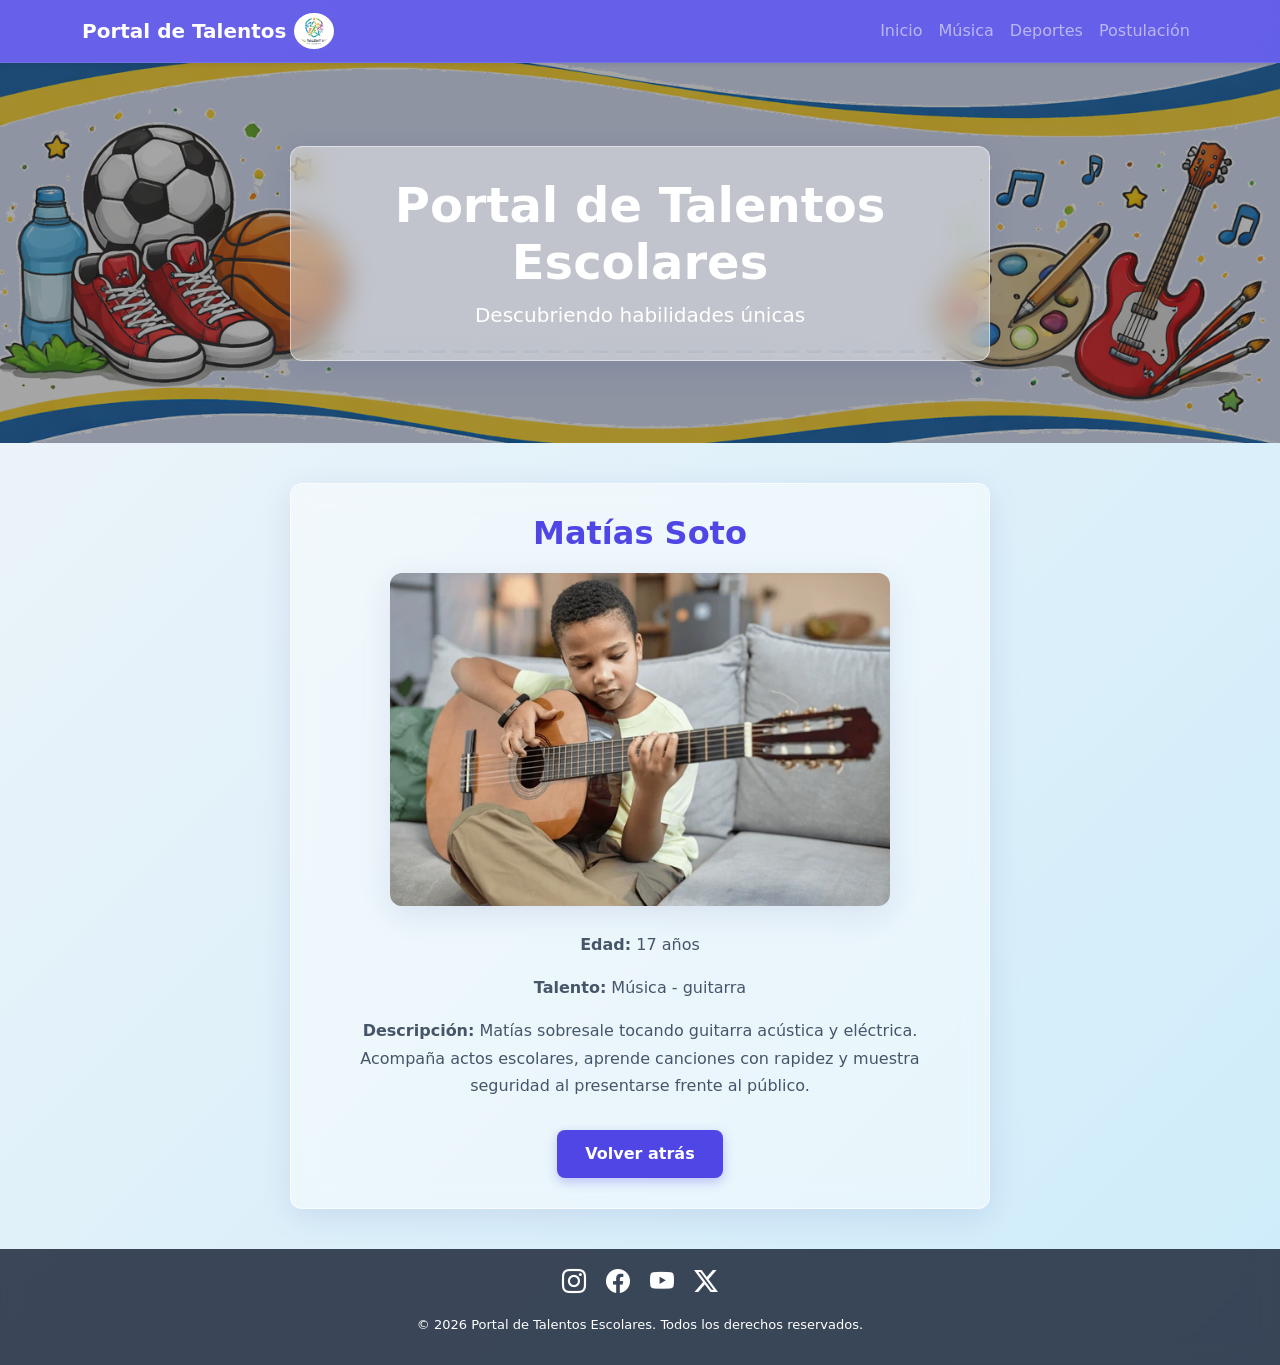
<file: html/Talentos/MatiasSoto.html>
﻿<!DOCTYPE html>
<html lang="es">

<head>
    <link rel="icon" type="image/x-icon" href="../../img/icono.ico">
    <meta charset="UTF-8">
    <meta name="viewport" content="width=device-width, initial-scale=1.0">
    <meta name="author" content="Germán Aravena">
    <meta name="description" content="Página del talento escolar Matías Soto en la disciplina de Música (guitarra).">
    <title>Portal de Talentos Escolares</title>
    <link rel="stylesheet" href="https://cdn.jsdelivr.net/npm/bootstrap-icons@1.11.3/font/bootstrap-icons.min.css">
    <link rel="stylesheet" href="../../css/style.css">
    <link rel="stylesheet" href="../../css/styleBootstrap.css">
    <link href="https://cdn.jsdelivr.net/npm/bootstrap@5.3.8/dist/css/bootstrap.min.css" rel="stylesheet"
        integrity="sha384-sRIl4kxILFvY47J16cr9ZwB07vP4J8+LH7qKQnuqkuIAvNWLzeN8tE5YBujZqJLB" crossorigin="anonymous">
    <script src="https://cdn.jsdelivr.net/npm/bootstrap@5.3.8/dist/js/bootstrap.bundle.min.js"
        integrity="sha384-FKyoEForCGlyvwx9Hj09JcYn3nv7wiPVlz7YYwJrWVcXK/BmnVDxM+D2scQbITxI"
        crossorigin="anonymous"></script>
</head>




<body>
    <header>
        <nav class="navbar navbar-expand-lg navbar-dark glass-nav shadow-sm">
            <div class="container">
                <a class="navbar-brand fw-bold d-flex align-items-center" href="../../index.html">
          Portal de Talentos
          <img src="../../img/logo.png" alt="Logo" width="40" class="ms-2 rounded-circle bg-white p-1">
        </a>
                <button class="navbar-toggler" type="button" data-bs-toggle="collapse" data-bs-target="#menuPrincipal">
                    <span class="navbar-toggler-icon"></span>
                </button>

                <div class="collapse navbar-collapse" id="menuPrincipal">
                    <ul class="navbar-nav ms-auto">
                        <li class="nav-item"><a class="nav-link" href="../../index.html">Inicio</a></li>
                        <li class="nav-item"><a class="nav-link" href="../../html/Musica.html">Música</a></li>
                        <li class="nav-item"><a class="nav-link" href="../../html/Deportes.html">Deportes</a></li>
                        <li class="nav-item"><a class="nav-link" href="../../html/FormularioPostulacion.html">Postulación</a></li>
                    </ul>
                </div>
            </div>
        </nav>

        <section class="hero-banner text-white text-center d-flex align-items-center">
            <div class="container">
                <div class="hero-box mx-auto">
                    <h1 class="display-5 fw-bold">Portal de Talentos Escolares</h1>
                    <p class="lead mb-0">Descubriendo habilidades únicas</p>
                </div>
            </div>
        </section>
    </header>

    <section class="ficha">
        <h2>Matías Soto</h2>
        <img src="../../img/matiassoto.webp" alt="Matías Soto">
        <p><strong>Edad:</strong> 17 años</p>
        <p><strong>Talento:</strong> Música - guitarra</p>
        <p><strong>Descripción:</strong> Matías sobresale tocando guitarra acústica y eléctrica. Acompaña actos
            escolares, aprende canciones con rapidez y muestra seguridad al presentarse frente al público.</p>
        <a href="../Musica.html">Volver atrás</a>
    </section>

    <footer>
    <div class="redes-sociales">
        <a href="#" title="Instagram Oficial" class="social-icon"><i class="bi bi-instagram"></i></a>
        <a href="#" title="Facebook Comunidad Escolar" class="social-icon"><i class="bi bi-facebook"></i></a>
        <a href="#" title="YouTube Presentaciones" class="social-icon"><i class="bi bi-youtube"></i></a>
        <a href="#" title="Twitter Noticias" class="social-icon"><i class="bi bi-twitter-x"></i></a>
    </div>
    <p>&copy; 2026 Portal de Talentos Escolares. Todos los derechos reservados.</p>
</footer>
</body>

</html>
</file>
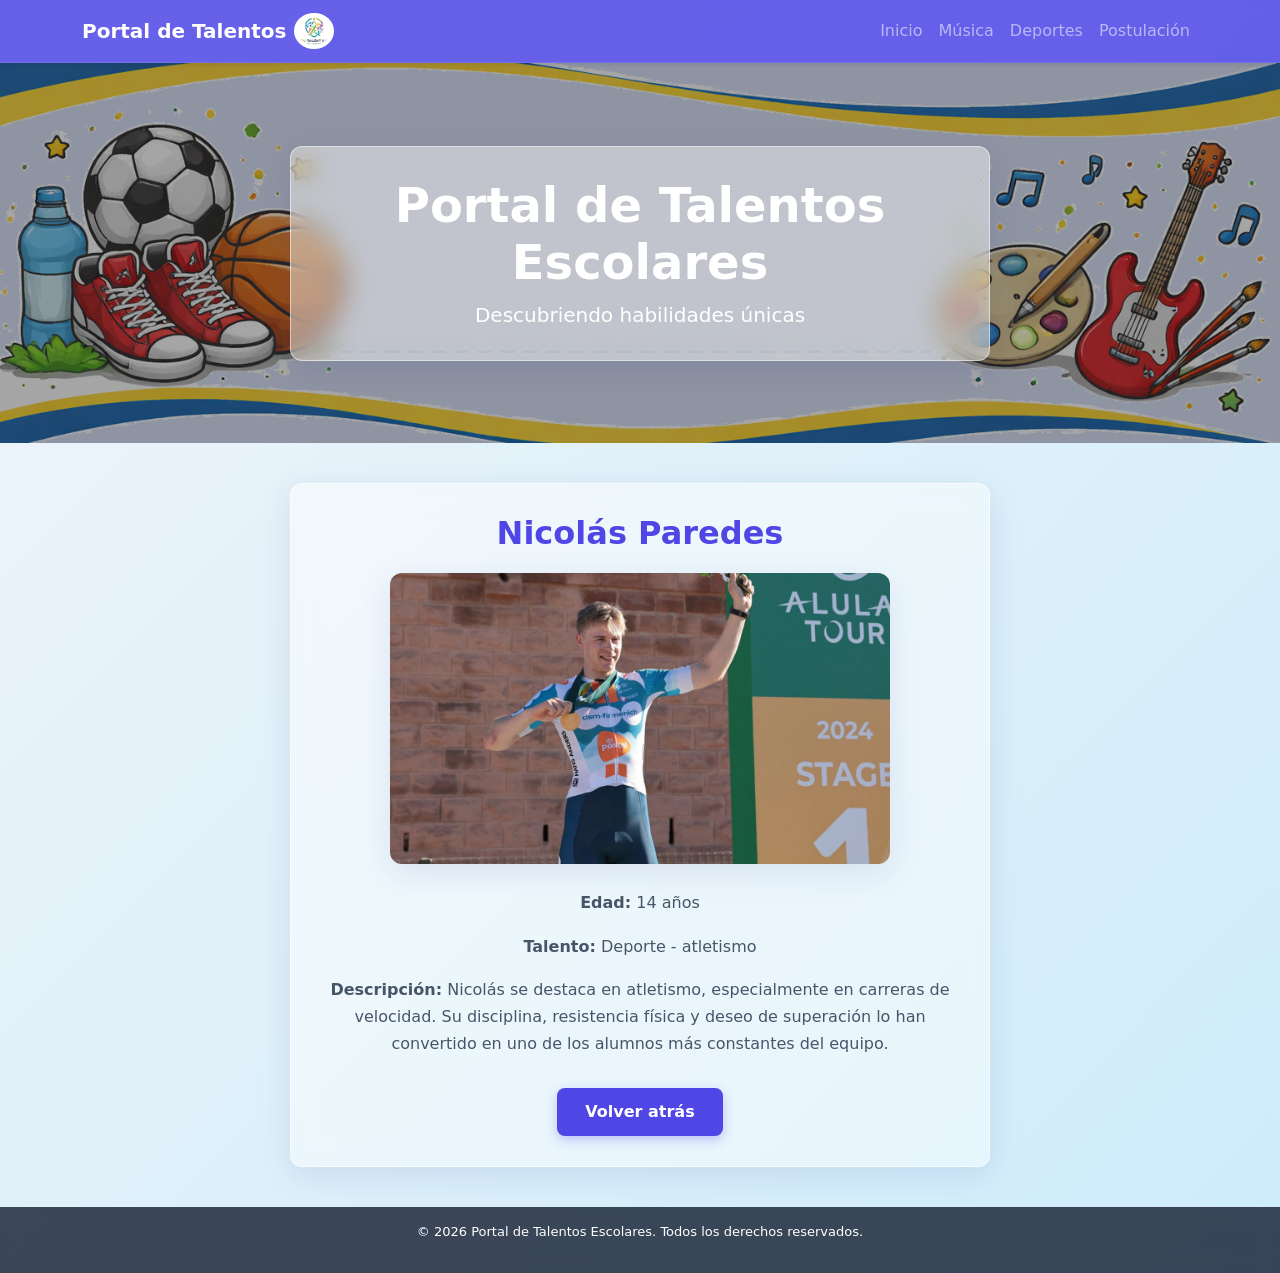
<file: html/Talentos/NicolasParedes.html>
<!DOCTYPE html>
<html lang="es">

<head>
    <link rel="icon" type="image/x-icon" href="../../img/icono.ico">
    <meta charset="UTF-8">
    <meta name="viewport" content="width=device-width, initial-scale=1.0">
    <meta name="author" content="Germán Aravena">
    <meta name="description"
        content="Página del talento escolar Nicolás Paredes en la disciplina de Deportes (atletismo).">
    <title>Portal de Talentos Escolares</title>
    <link rel="stylesheet" href="../../css/style.css">
    <link rel="stylesheet" href="../../css/styleBootstrap.css">
    <link href="https://cdn.jsdelivr.net/npm/bootstrap@5.3.8/dist/css/bootstrap.min.css" rel="stylesheet"
        integrity="sha384-sRIl4kxILFvY47J16cr9ZwB07vP4J8+LH7qKQnuqkuIAvNWLzeN8tE5YBujZqJLB" crossorigin="anonymous">
    <script src="https://cdn.jsdelivr.net/npm/bootstrap@5.3.8/dist/js/bootstrap.bundle.min.js"
        integrity="sha384-FKyoEForCGlyvwx9Hj09JcYn3nv7wiPVlz7YYwJrWVcXK/BmnVDxM+D2scQbITxI"
        crossorigin="anonymous"></script>
</head>

<body>
    <header>
        <nav class="navbar navbar-expand-lg navbar-dark glass-nav shadow-sm">
            <div class="container">
                <a class="navbar-brand fw-bold d-flex align-items-center" href="../../index.html">
                    Portal de Talentos
                    <img src="../../img/logo.png" alt="Logo" width="40" class="ms-2 rounded-circle bg-white p-1">
                </a>
                <button class="navbar-toggler" type="button" data-bs-toggle="collapse" data-bs-target="#menuPrincipal">
                    <span class="navbar-toggler-icon"></span>
                </button>

                <div class="collapse navbar-collapse" id="menuPrincipal">
                    <ul class="navbar-nav ms-auto">
                        <li class="nav-item"><a class="nav-link" href="../../index.html">Inicio</a></li>
                        <li class="nav-item"><a class="nav-link" href="../../html/Musica.html">Música</a></li>
                        <li class="nav-item"><a class="nav-link" href="../../html/Deportes.html">Deportes</a></li>
                        <li class="nav-item"><a class="nav-link"
                                href="../../html/FormularioPostulacion.html">Postulación</a></li>
                    </ul>
                </div>
            </div>
        </nav>

        <section class="hero-banner text-white text-center d-flex align-items-center">
            <div class="container">
                <div class="hero-box mx-auto">
                    <h1 class="display-5 fw-bold">Portal de Talentos Escolares</h1>
                    <p class="lead mb-0">Descubriendo habilidades únicas</p>
                </div>
            </div>
        </section>
    </header>

    <section class="ficha">
        <h2>Nicolás Paredes</h2>
        <img src="../../img/nicolasparedes.jpeg" alt="Nicolás Paredes">
        <p><strong>Edad:</strong> 14 años</p>
        <p><strong>Talento:</strong> Deporte - atletismo</p>
        <p><strong>Descripción:</strong> Nicolás se destaca en atletismo, especialmente en carreras de velocidad. Su
            disciplina, resistencia física y deseo de superación lo han convertido en uno de los alumnos más constantes
            del equipo.</p>
        <a href="../Deportes.html">Volver atrás</a>
    </section>

    <footer>
        <p>&copy; 2026 Portal de Talentos Escolares. Todos los derechos reservados.</p>
    </footer>
</body>

</html>
</file>
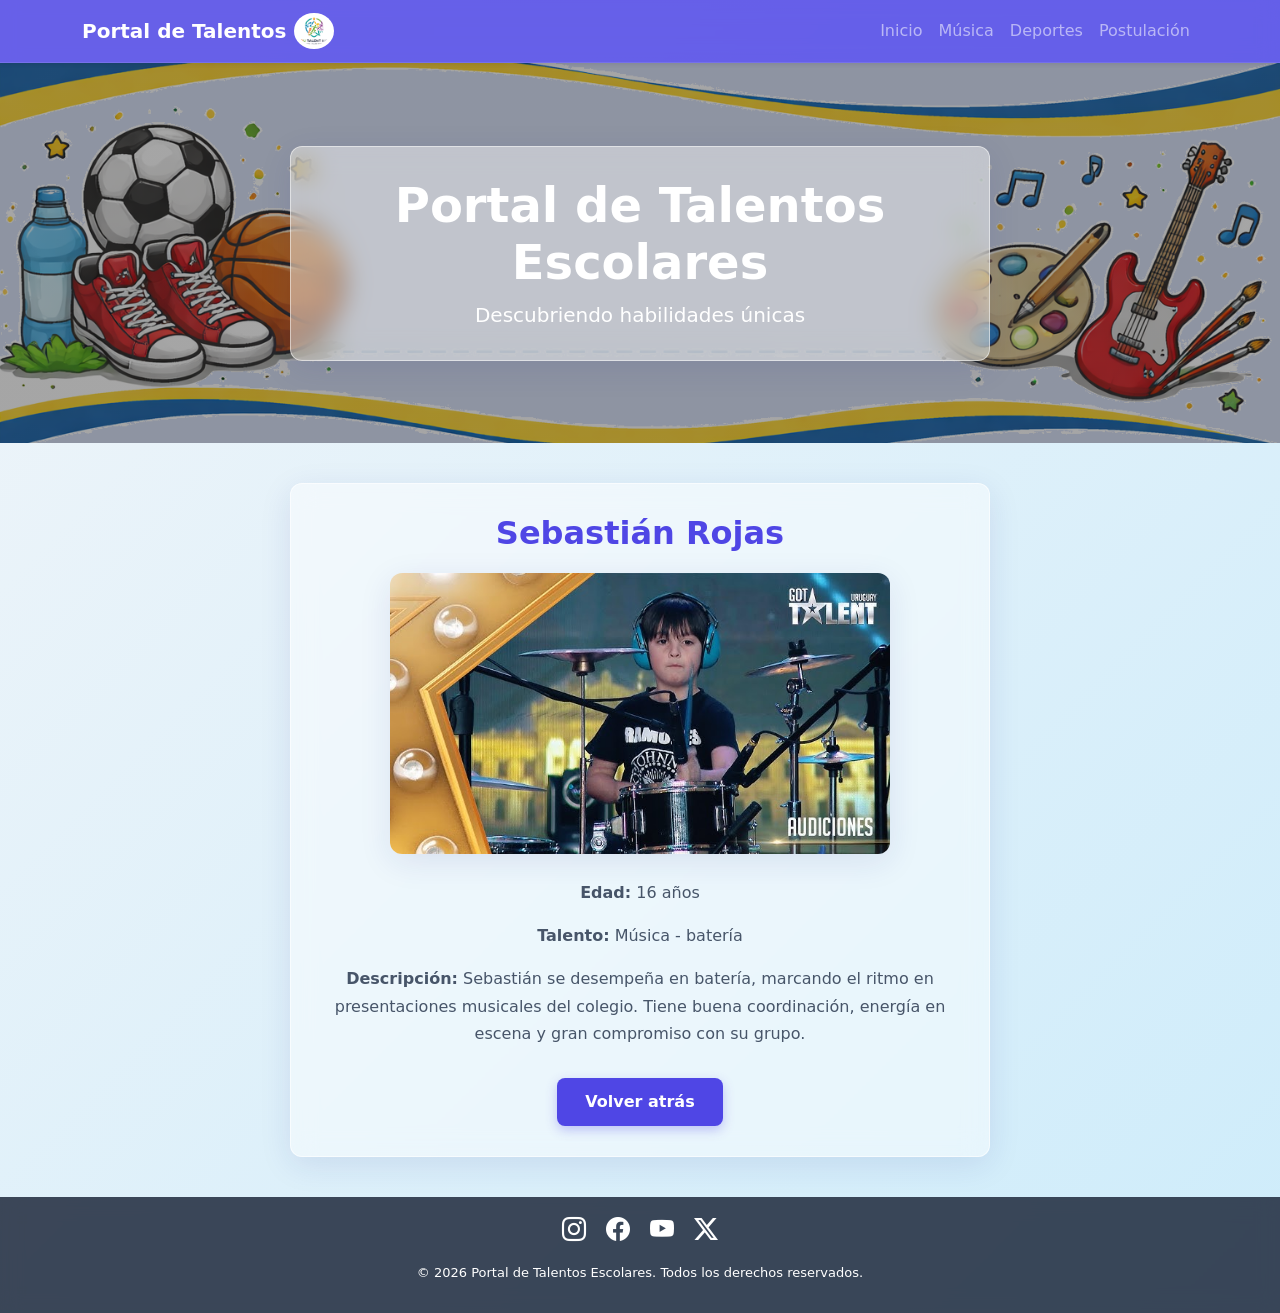
<file: html/Talentos/SebastianRojas.html>
﻿<!DOCTYPE html>
<html lang="es">

<head>
  <link rel="icon" type="image/x-icon" href="../../img/icono.ico">
  <meta charset="UTF-8">
  <meta name="viewport" content="width=device-width, initial-scale=1.0">
  <meta name="author" content="Germán Aravena">
  <meta name="description" content="Página del talento escolar Sebastián Rojas en la disciplina de Música (batería).">
  <title>Portal de Talentos Escolares</title>
    <link rel="stylesheet" href="https://cdn.jsdelivr.net/npm/bootstrap-icons@1.11.3/font/bootstrap-icons.min.css">
  <link rel="stylesheet" href="../../css/style.css">
  <link rel="stylesheet" href="../../css/styleBootstrap.css">
  <link href="https://cdn.jsdelivr.net/npm/bootstrap@5.3.8/dist/css/bootstrap.min.css" rel="stylesheet"
    integrity="sha384-sRIl4kxILFvY47J16cr9ZwB07vP4J8+LH7qKQnuqkuIAvNWLzeN8tE5YBujZqJLB" crossorigin="anonymous">
  <script src="https://cdn.jsdelivr.net/npm/bootstrap@5.3.8/dist/js/bootstrap.bundle.min.js"
    integrity="sha384-FKyoEForCGlyvwx9Hj09JcYn3nv7wiPVlz7YYwJrWVcXK/BmnVDxM+D2scQbITxI"
    crossorigin="anonymous"></script>
</head>

<body>
  <header>
    <nav class="navbar navbar-expand-lg navbar-dark glass-nav shadow-sm">
      <div class="container">
        <a class="navbar-brand fw-bold d-flex align-items-center" href="../../index.html">
          Portal de Talentos
          <img src="../../img/logo.png" alt="Logo" width="40" class="ms-2 rounded-circle bg-white p-1">
        </a>
        <button class="navbar-toggler" type="button" data-bs-toggle="collapse" data-bs-target="#menuPrincipal">
          <span class="navbar-toggler-icon"></span>
        </button>

        <div class="collapse navbar-collapse" id="menuPrincipal">
          <ul class="navbar-nav ms-auto">
            <li class="nav-item"><a class="nav-link" href="../../index.html">Inicio</a></li>
            <li class="nav-item"><a class="nav-link" href="../../html/Musica.html">Música</a></li>
            <li class="nav-item"><a class="nav-link" href="../../html/Deportes.html">Deportes</a></li>
            <li class="nav-item"><a class="nav-link" href="../../html/FormularioPostulacion.html">Postulación</a></li>
          </ul>
        </div>
      </div>
    </nav>

    <section class="hero-banner text-white text-center d-flex align-items-center">
      <div class="container">
        <div class="hero-box mx-auto">
          <h1 class="display-5 fw-bold">Portal de Talentos Escolares</h1>
          <p class="lead mb-0">Descubriendo habilidades únicas</p>
        </div>
      </div>
    </section>
  </header>

  <section class="ficha">
    <h2>Sebastián Rojas</h2>
    <img src="../../img/sebastian rojas.jpg" alt="Sebastián Rojas">
    <p><strong>Edad:</strong> 16 años</p>
    <p><strong>Talento:</strong> Música - batería</p>
    <p><strong>Descripción:</strong> Sebastián se desempeña en batería, marcando el ritmo en presentaciones musicales
      del colegio. Tiene buena coordinación, energía en escena y gran compromiso con su grupo.</p>
    <a href="../Musica.html">Volver atrás</a>
  </section>

  <footer>
    <div class="redes-sociales">
        <a href="#" title="Instagram Oficial" class="social-icon"><i class="bi bi-instagram"></i></a>
        <a href="#" title="Facebook Comunidad Escolar" class="social-icon"><i class="bi bi-facebook"></i></a>
        <a href="#" title="YouTube Presentaciones" class="social-icon"><i class="bi bi-youtube"></i></a>
        <a href="#" title="Twitter Noticias" class="social-icon"><i class="bi bi-twitter-x"></i></a>
    </div>
    <p>&copy; 2026 Portal de Talentos Escolares. Todos los derechos reservados.</p>
</footer>
</body>

</html>
</file>
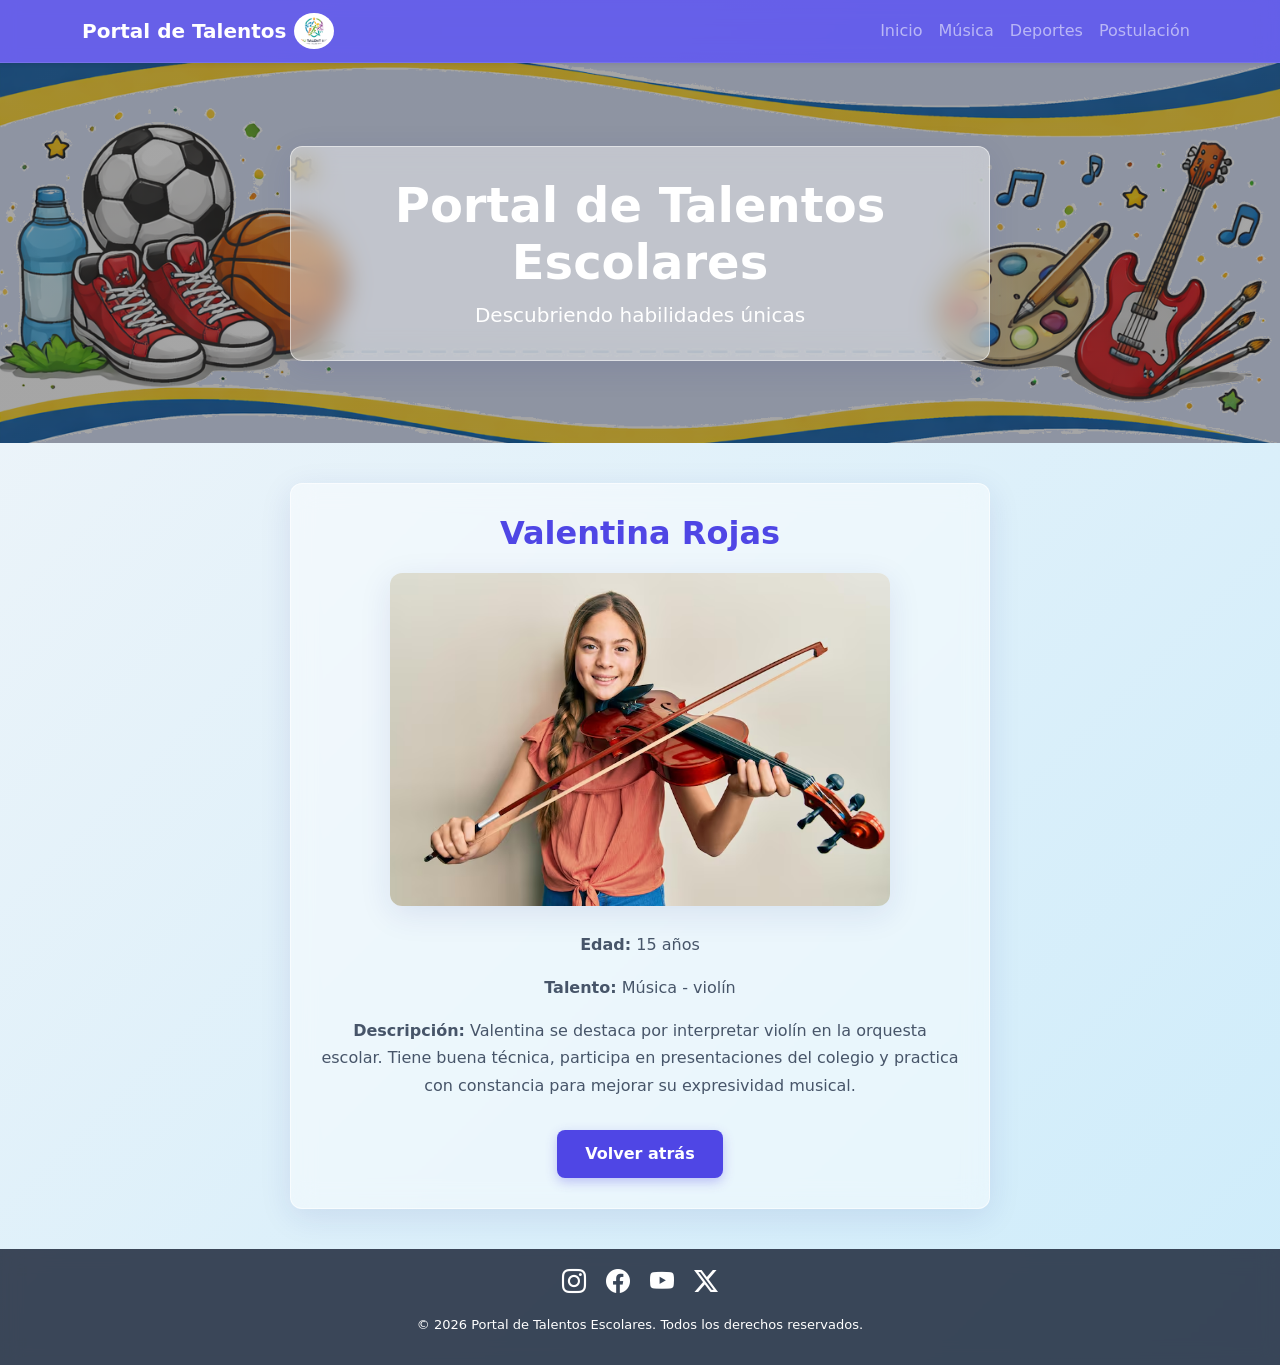
<file: html/Talentos/ValentinaRojas.html>
﻿<!DOCTYPE html>
<html lang="es">

<head>
    <link rel="icon" type="image/x-icon" href="../../img/icono.ico">
    <meta charset="UTF-8">
    <meta name="viewport" content="width=device-width, initial-scale=1.0">
    <meta name="author" content="Germán Aravena">
    <meta name="description" content="Página que muestra los talentos escolares de los estudiantes del colegio.">
    <title>Portal de Talentos Escolares</title>
    <link rel="stylesheet" href="https://cdn.jsdelivr.net/npm/bootstrap-icons@1.11.3/font/bootstrap-icons.min.css">
    <link rel="stylesheet" href="../../css/style.css">
    <link rel="stylesheet" href="../../css/styleBootstrap.css">
    <link href="https://cdn.jsdelivr.net/npm/bootstrap@5.3.8/dist/css/bootstrap.min.css" rel="stylesheet"
        integrity="sha384-sRIl4kxILFvY47J16cr9ZwB07vP4J8+LH7qKQnuqkuIAvNWLzeN8tE5YBujZqJLB" crossorigin="anonymous">
    <script src="https://cdn.jsdelivr.net/npm/bootstrap@5.3.8/dist/js/bootstrap.bundle.min.js"
        integrity="sha384-FKyoEForCGlyvwx9Hj09JcYn3nv7wiPVlz7YYwJrWVcXK/BmnVDxM+D2scQbITxI"
        crossorigin="anonymous"></script>

</head>

<body>
  <header>
    <nav class="navbar navbar-expand-lg navbar-dark glass-nav shadow-sm">
      <div class="container">
        <a class="navbar-brand fw-bold d-flex align-items-center" href="../../index.html">
          Portal de Talentos
          <img src="../../img/logo.png" alt="Logo" width="40" class="ms-2 rounded-circle bg-white p-1">
        </a>
        <button class="navbar-toggler" type="button" data-bs-toggle="collapse" data-bs-target="#menuPrincipal">
          <span class="navbar-toggler-icon"></span>
        </button>

        <div class="collapse navbar-collapse" id="menuPrincipal">
          <ul class="navbar-nav ms-auto">
            <li class="nav-item"><a class="nav-link" href="../../index.html">Inicio</a></li>
            <li class="nav-item"><a class="nav-link" href="../../html/Musica.html">Música</a></li>
            <li class="nav-item"><a class="nav-link" href="../../html/Deportes.html">Deportes</a></li>
            <li class="nav-item"><a class="nav-link" href="../../html/FormularioPostulacion.html">Postulación</a></li>
          </ul>
        </div>
      </div>
    </nav>

    <section class="hero-banner text-white text-center d-flex align-items-center">
      <div class="container">
        <div class="hero-box mx-auto">
          <h1 class="display-5 fw-bold">Portal de Talentos Escolares</h1>
          <p class="lead mb-0">Descubriendo habilidades únicas</p>
        </div>
      </div>
    </section>
  </header>

    <section class="ficha">
        <h2>Valentina Rojas</h2>
        <img src="../../img/valentinarojas.avif" alt="Valentina Rojas">
        <p><strong>Edad:</strong> 15 años</p>
        <p><strong>Talento:</strong> Música - violín</p>
        <p><strong>Descripción:</strong> Valentina se destaca por interpretar violín en la orquesta escolar. Tiene buena
            técnica, participa en presentaciones del colegio y practica con constancia para mejorar su expresividad
            musical.</p>
        <a href="../Musica.html">Volver atrás</a>
    </section>

    <footer>
    <div class="redes-sociales">
        <a href="#" title="Instagram Oficial" class="social-icon"><i class="bi bi-instagram"></i></a>
        <a href="#" title="Facebook Comunidad Escolar" class="social-icon"><i class="bi bi-facebook"></i></a>
        <a href="#" title="YouTube Presentaciones" class="social-icon"><i class="bi bi-youtube"></i></a>
        <a href="#" title="Twitter Noticias" class="social-icon"><i class="bi bi-twitter-x"></i></a>
    </div>
    <p>&copy; 2026 Portal de Talentos Escolares. Todos los derechos reservados.</p>
</footer>
</body>

</html>
</file>
<file: css/style.css>
@import url('https://fonts.googleapis.com/css2?family=Inter:wght@400;600;700&display=swap');

:root {
    /* Fondo dinámico vibrante para hacer destacar el Glassmorfismo */
    --gradiente-bg: linear-gradient(-45deg, #a1c4fd, #e0c3fc, #c2e9fb, #f1f5f9);
    
    --blanco: #ffffff;
    --azul-principal: #4f46e5; /* Azul moderno/índigo */
    --texto: #1e293b;
    --texto-claro: #475569;
    
    /* Variables de Glassmorfismo */
    --glass-bg: rgba(255, 255, 255, 0.45);
    --glass-border: 1px solid rgba(255, 255, 255, 0.6);
    --glass-shadow: 0 8px 32px 0 rgba(31, 38, 135, 0.1);
    --glass-blur: blur(12px);
    
    --borde-radio: 12px; /* Reducción de los 20-25px originales */
}

body {
    background: var(--gradiente-bg);
    background-size: 400% 400%;
    animation: gradientBG 15s ease infinite;
    font-family: 'Inter', sans-serif;
    color: var(--texto);
    margin: 0;
    padding: 0;
    min-height: 100vh;
}

@keyframes gradientBG {
    0% { background-position: 0% 50%; }
    50% { background-position: 100% 50%; }
    100% { background-position: 0% 50%; }
}

/* Navbar glass superior */
.glass-nav {
    background: rgba(79, 70, 229, 0.85) !important; /* Semi-transparente */
    backdrop-filter: blur(10px);
    -webkit-backdrop-filter: blur(10px);
    border-bottom: 1px solid rgba(255, 255, 255, 0.1);
}

footer {
    font-size: small;
    text-align: center;
    padding: 15px;
    margin-top: 30px;
    background: rgba(30, 41, 59, 0.85); /* Azul muy oscuro casi gris transparente */
    backdrop-filter: blur(10px);
    -webkit-backdrop-filter: blur(10px);
    color: white;
}



.indeximg {
    display: flex;
    justify-content: center;
    gap: 20px;
    flex-wrap: wrap;
    margin-top: 20px;
}

.indeximg img {
    width: 300px;
    height: auto;
    border-radius: var(--borde-radio);
    box-shadow: var(--glass-shadow);
}


.links {
    /* Glass Effect */
    background: var(--glass-bg);
    backdrop-filter: var(--glass-blur);
    -webkit-backdrop-filter: var(--glass-blur);
    border: var(--glass-border);
    box-shadow: var(--glass-shadow);
    
    font-size: 16px; /* Ajuste para encajar mejor con tipografía Inter */
    font-weight: 600;
    margin: 30px auto;
    padding: 15px 20px;
    width: 85%;
    border-radius: var(--borde-radio);
}

.links ul {
    display: flex;
    justify-content: center;
    gap: 30px;
    list-style: none;
    margin: 0;
    padding: 0;
}

.links li {
    margin: 0;
}

.links a {
    text-decoration: none;
    color: var(--texto);
    padding: 10px 20px;
    border-radius: 8px; /* Animación de hover */
    transition: all 0.3s ease;
}

.links a:hover {
    background-color: rgba(255, 255, 255, 0.6);
    transform: translateY(-2px);
    box-shadow: 0 4px 12px rgba(0,0,0,0.05);
}


.contenido-principal {
    /* Glass Effect */
    background: var(--glass-bg);
    backdrop-filter: var(--glass-blur);
    -webkit-backdrop-filter: var(--glass-blur);
    border: var(--glass-border);
    box-shadow: var(--glass-shadow);
    
    padding: 40px;
    margin: 30px auto;
    border-radius: var(--borde-radio);
    width: 85%;
}

.contenido-principal h3 {
    font-size: 32px;
    margin-bottom: 25px;
    text-align: center;
    color: var(--azul-principal);
    font-weight: 700;
}

.contenido-principal h4 {
    font-size: 20px;
    margin-bottom: 15px;
    color: var(--texto);
    font-weight: 600;
}

.contenido-principal p {
    line-height: 1.7;
    color: var(--texto-claro);
}

.contenido-principal img {
    width: 400px;
    max-width: 100%;
    height: auto;
    border-radius: var(--borde-radio);
    box-shadow: var(--glass-shadow);
}


.talentos {
    font-size: 16px; /* Tipografía más moderna */
    margin: 20px auto;
    display: flex;
    flex-wrap: wrap;
    gap: 25px;
    justify-content: center;
}

.talentos a {
    text-decoration: none;
    color: var(--texto);
    font-weight: 600;
    text-align: center;
    
    /* Glass Effect para tarjetas individuales */
    background: rgba(255, 255, 255, 0.45);
    backdrop-filter: var(--glass-blur);
    -webkit-backdrop-filter: var(--glass-blur);
    border: var(--glass-border);
    box-shadow: 0 4px 16px rgba(0,0,0,0.05);
    
    padding: 20px;
    border-radius: var(--borde-radio);
    width: 220px;
    transition: all 0.3s cubic-bezier(0.25, 0.8, 0.25, 1); /* Animación muy suave */
}

.talentos a:hover {
    transform: translateY(-5px);
    background: rgba(255, 255, 255, 0.7); /* Se hace más sólido al pasar ratón */
    box-shadow: 0 12px 24px rgba(0,0,0,0.1);
}


.ficha {
    /* Glass Effect */
    background: var(--glass-bg);
    backdrop-filter: var(--glass-blur);
    -webkit-backdrop-filter: var(--glass-blur);
    border: var(--glass-border);
    box-shadow: var(--glass-shadow);
    color: var(--texto);
    
    width: 60%;
    max-width: 700px;
    margin: 40px auto;
    padding: 30px;
    border-radius: var(--borde-radio);
    text-align: center;
}

.ficha h2 {
    font-size: 32px;
    margin-bottom: 20px;
    font-weight: 700;
    color: var(--azul-principal);
}

.ficha p {
    line-height: 1.7;
    color: var(--texto-claro);
}

.ficha img {
    width: 500px;
    height: auto;
    border-radius: var(--borde-radio);
    margin-bottom: 25px;
    box-shadow: var(--glass-shadow);
}

.ficha a {
    display: inline-block;
    margin-top: 15px;
    padding: 12px 28px;
    background-color: var(--azul-principal);
    color: white;
    text-decoration: none;
    font-weight: 600;
    border-radius: 8px; /* Reducción de bordes redondos en botón */
    box-shadow: 0 4px 12px rgba(79, 70, 229, 0.3);
    transition: all 0.3s ease;
}

.ficha a:hover {
    transform: translateY(-3px);
    background-color: #4338ca;
    box-shadow: 0 8px 16px rgba(79, 70, 229, 0.4);
}

/* Glass Effect para Bootstrap Cards y otros componentes */
.card {
    background: rgba(255, 255, 255, 0.4) !important;
    backdrop-filter: var(--glass-blur);
    -webkit-backdrop-filter: var(--glass-blur);
    border: var(--glass-border) !important;
    border-radius: var(--borde-radio) !important;
    box-shadow: 0 4px 16px rgba(0,0,0,0.05) !important;
    transition: all 0.3s cubic-bezier(0.25, 0.8, 0.25, 1);
}

.card:hover {
    transform: translateY(-3px);
    background: rgba(255, 255, 255, 0.6) !important;
    box-shadow: 0 12px 24px rgba(0,0,0,0.1) !important;
}

.card-footer {
    background: rgba(255, 255, 255, 0.2) !important;
    border-top: 1px solid rgba(255, 255, 255, 0.3) !important;
}

/* --- Formulario de Postulación --- */
.seccion-formulario {
    display: flex;
    justify-content: center;
    padding: 40px 20px;
}

.formulario-container {
    background: var(--glass-bg);
    backdrop-filter: var(--glass-blur);
    -webkit-backdrop-filter: var(--glass-blur);
    border: var(--glass-border);
    box-shadow: var(--glass-shadow);
    border-radius: 0;
    padding: 40px;
    width: 100%;
    max-width: 900px;
    color: var(--texto);
}

.formulario-header {
    text-align: center;
    margin-bottom: 30px;
}

.formulario-logo {
    width: 80px;
    border-radius: 0;
    margin-bottom: 15px;
    box-shadow: 0 4px 10px rgba(0,0,0,0.1);
    background: white;
    padding: 5px;
}

.formulario-header h2 {
    color: var(--azul-principal);
    font-weight: 700;
    margin-bottom: 10px;
}

.formulario-header p {
    color: var(--texto-claro);
}

.formulario-dos-columnas {
    display: grid;
    grid-template-columns: 1fr 1fr;
    gap: 30px;
}

.formulario-dos-columnas fieldset {
    border: none;
    padding: 0;
    margin: 0;
    display: flex;
    flex-direction: column;
}

.formulario-dos-columnas legend {
    font-size: 1.2rem;
    font-weight: 600;
    color: var(--azul-principal);
    margin-bottom: 20px;
    border-bottom: 2px solid rgba(79, 70, 229, 0.2);
    padding-bottom: 8px;
    width: 100%;
}

.formulario-dos-columnas label {
    font-weight: 600;
    margin-bottom: 8px;
    color: var(--texto);
}

.formulario-dos-columnas input[type="text"],
.formulario-dos-columnas input[type="email"],
.formulario-dos-columnas input[type="tel"],
.formulario-dos-columnas select,
.formulario-dos-columnas textarea {
    width: 100%;
    padding: 12px 15px;
    margin-bottom: 20px;
    border: 1px solid rgba(0,0,0,0.1);
    border-radius: 0;
    background: rgba(255, 255, 255, 0.7);
    font-family: inherit;
    font-size: 1rem;
    transition: all 0.3s ease;
}

.formulario-dos-columnas input[type="text"]:focus,
.formulario-dos-columnas input[type="email"]:focus,
.formulario-dos-columnas input[type="tel"]:focus,
.formulario-dos-columnas select:focus,
.formulario-dos-columnas textarea:focus {
    outline: none;
    border-color: var(--azul-principal);
    box-shadow: 0 0 0 3px rgba(79, 70, 229, 0.2);
    background: white;
}

.formulario-botones {
    display: flex;
    gap: 15px;
    margin-top: auto;
    padding-top: 10px;
}

.formulario-botones input {
    padding: 12px 25px;
    border: none;
    border-radius: 0;
    font-weight: 600;
    font-size: 1rem;
    cursor: pointer;
    transition: all 0.3s ease;
    flex: 1;
}

.btn-limpiar {
    background: transparent;
    border: 2px solid var(--texto-claro) !important;
    color: var(--texto-claro);
}

.btn-limpiar:hover {
    background: var(--texto-claro);
    color: white;
}

.btn-enviar {
    background: var(--azul-principal);
    color: white;
    box-shadow: 0 4px 12px rgba(79, 70, 229, 0.3);
}

.btn-enviar:hover {
    background: #4338ca;
    transform: translateY(-2px);
    box-shadow: 0 6px 16px rgba(79, 70, 229, 0.4);
}

/* Responsividad para móviles */
@media (max-width: 768px) {
    .formulario-dos-columnas {
        grid-template-columns: 1fr;
    }
}

/* Estilos para Radio Buttons (Música / Deportes) */
.formulario-radio-grupo {
    display: flex;
    gap: 30px;
    margin-bottom: 25px;
    margin-top: 5px;
    background: rgba(255, 255, 255, 0.5);
    padding: 15px;
    border: 1px solid rgba(0,0,0,0.1);
}

.radio-label {
    display: flex;
    align-items: center;
    gap: 10px;
    cursor: pointer;
    font-weight: 500 !important;
    margin-bottom: 0 !important;
}

.radio-label input[type="radio"] {
    width: 20px;
    height: 20px;
    cursor: pointer;
    accent-color: var(--azul-principal);
    margin: 0;
}

/* --- Redes Sociales Footer --- */
.redes-sociales {
    margin-bottom: 15px;
    display: flex;
    justify-content: center;
    gap: 20px;
}

.social-icon {
    color: white;
    font-size: 24px;
    transition: all 0.3s ease;
    display: inline-block;
}

.social-icon:hover {
    color: #a1c4fd; /* Un azul claro que combine con el glassmorfismo */
    transform: translateY(-3px) scale(1.1);
    text-shadow: 0 0 10px rgba(255,255,255,0.5);
}
</file>
<file: css/styleBootstrap.css>
.hero-banner {
  min-height: 380px;
  background-image: linear-gradient(rgba(0, 0, 0, 0.35), rgba(0, 0, 0, 0.35)), url("../img/banner.png");
  background-size: cover;
  background-position: center;
}

.hero-box {
  background: var(--glass-bg, rgba(255, 255, 255, 0.35));
  backdrop-filter: blur(12px);
  -webkit-backdrop-filter: blur(12px);
  border: 1px solid rgba(255, 255, 255, 0.5);
  box-shadow: var(--glass-shadow, 0 8px 32px 0 rgba(31, 38, 135, 0.1));
  max-width: 700px;
  padding: 30px 20px;
  border-radius: var(--borde-radio, 12px);
}



.carousel-wrapper {
  max-width: 700px;
  margin: 40px auto;
}

.carousel-item img {
  width: 100%;
  height: 400px;
  object-fit: cover;
  border-radius: 12px;
}
</file>
